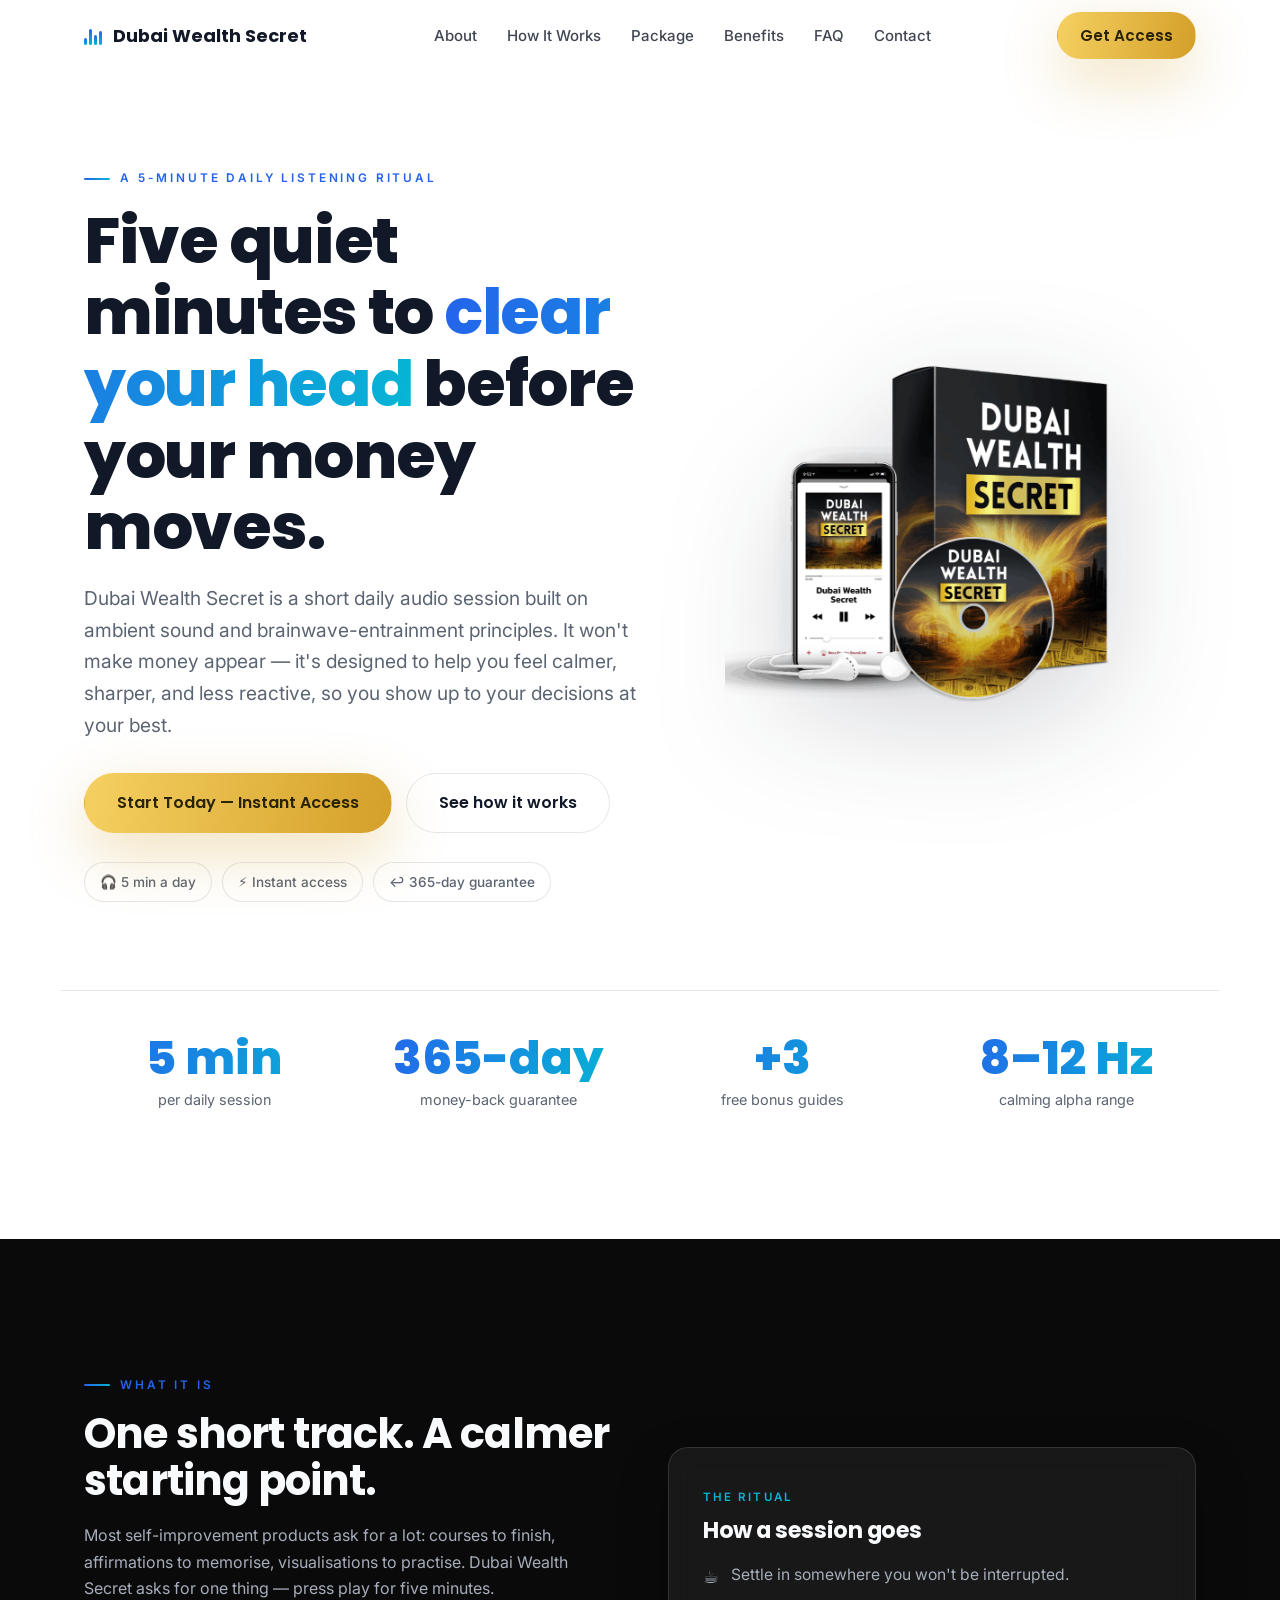
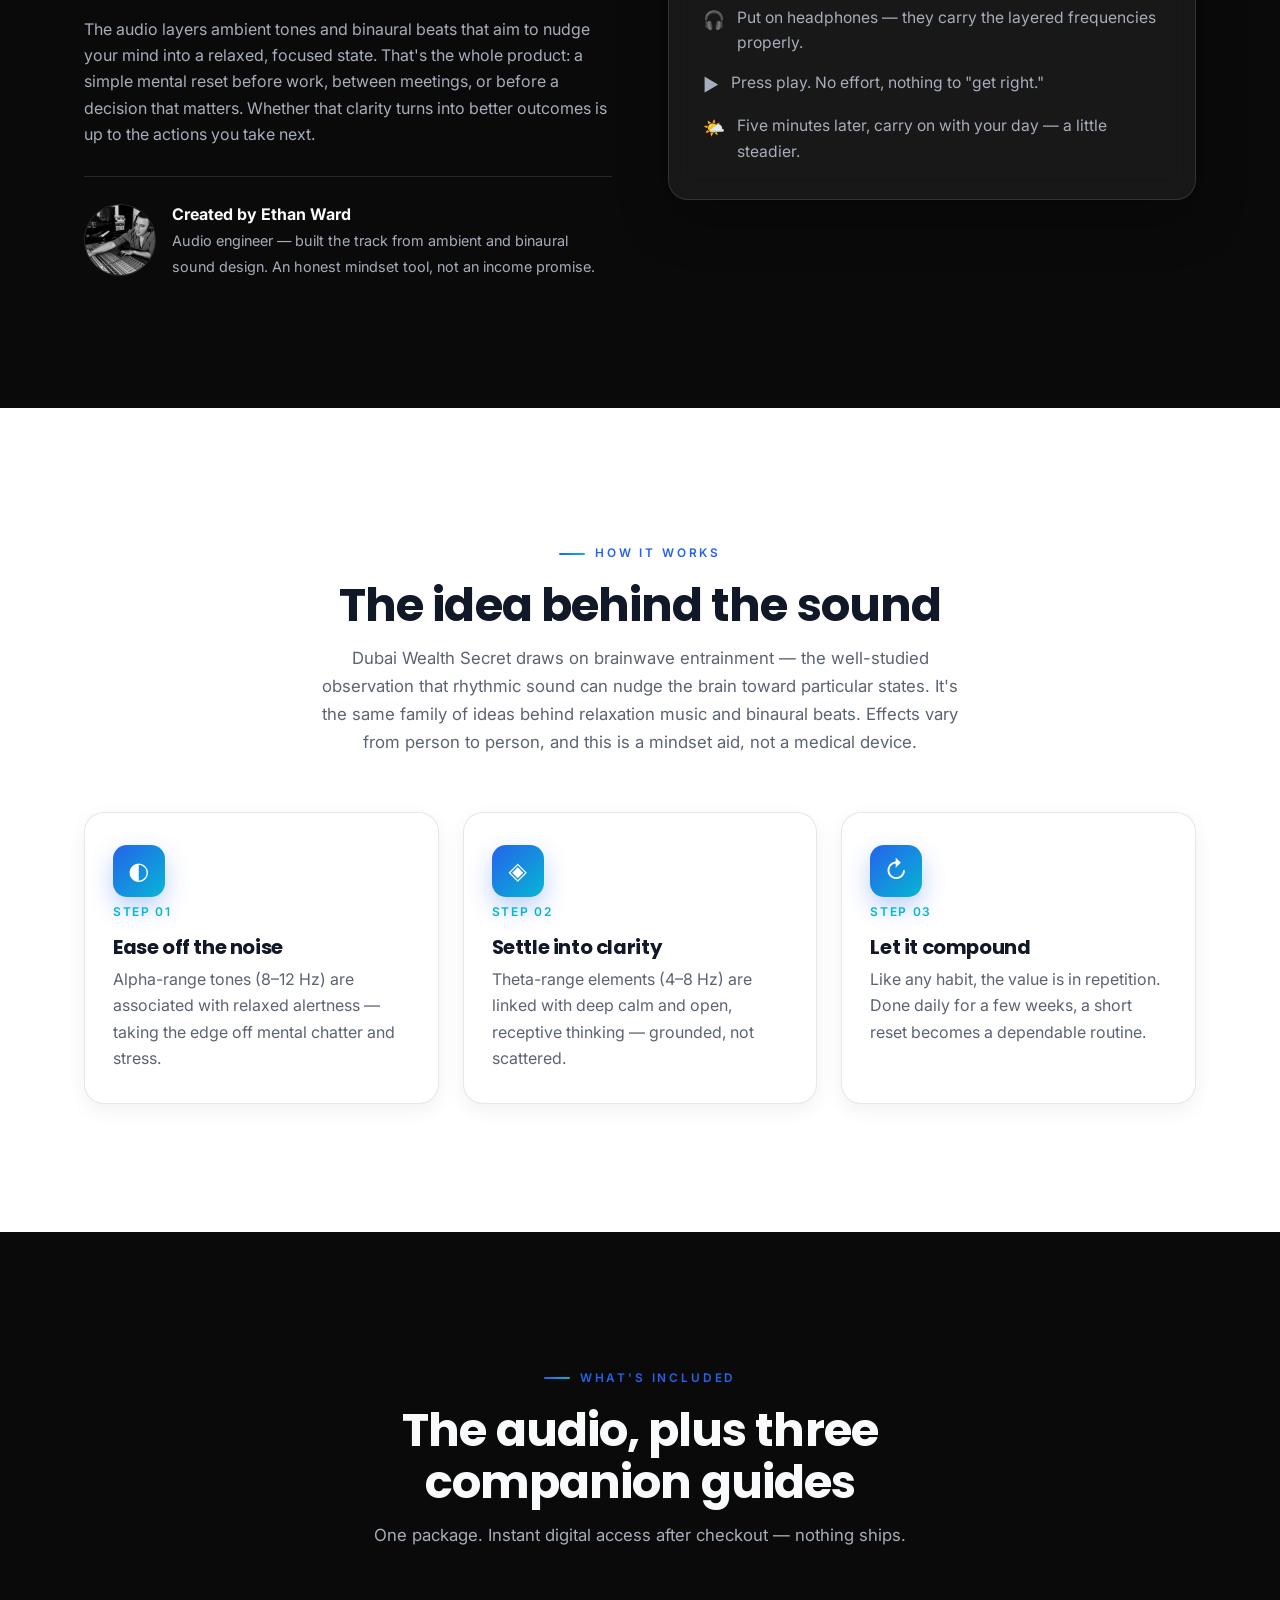
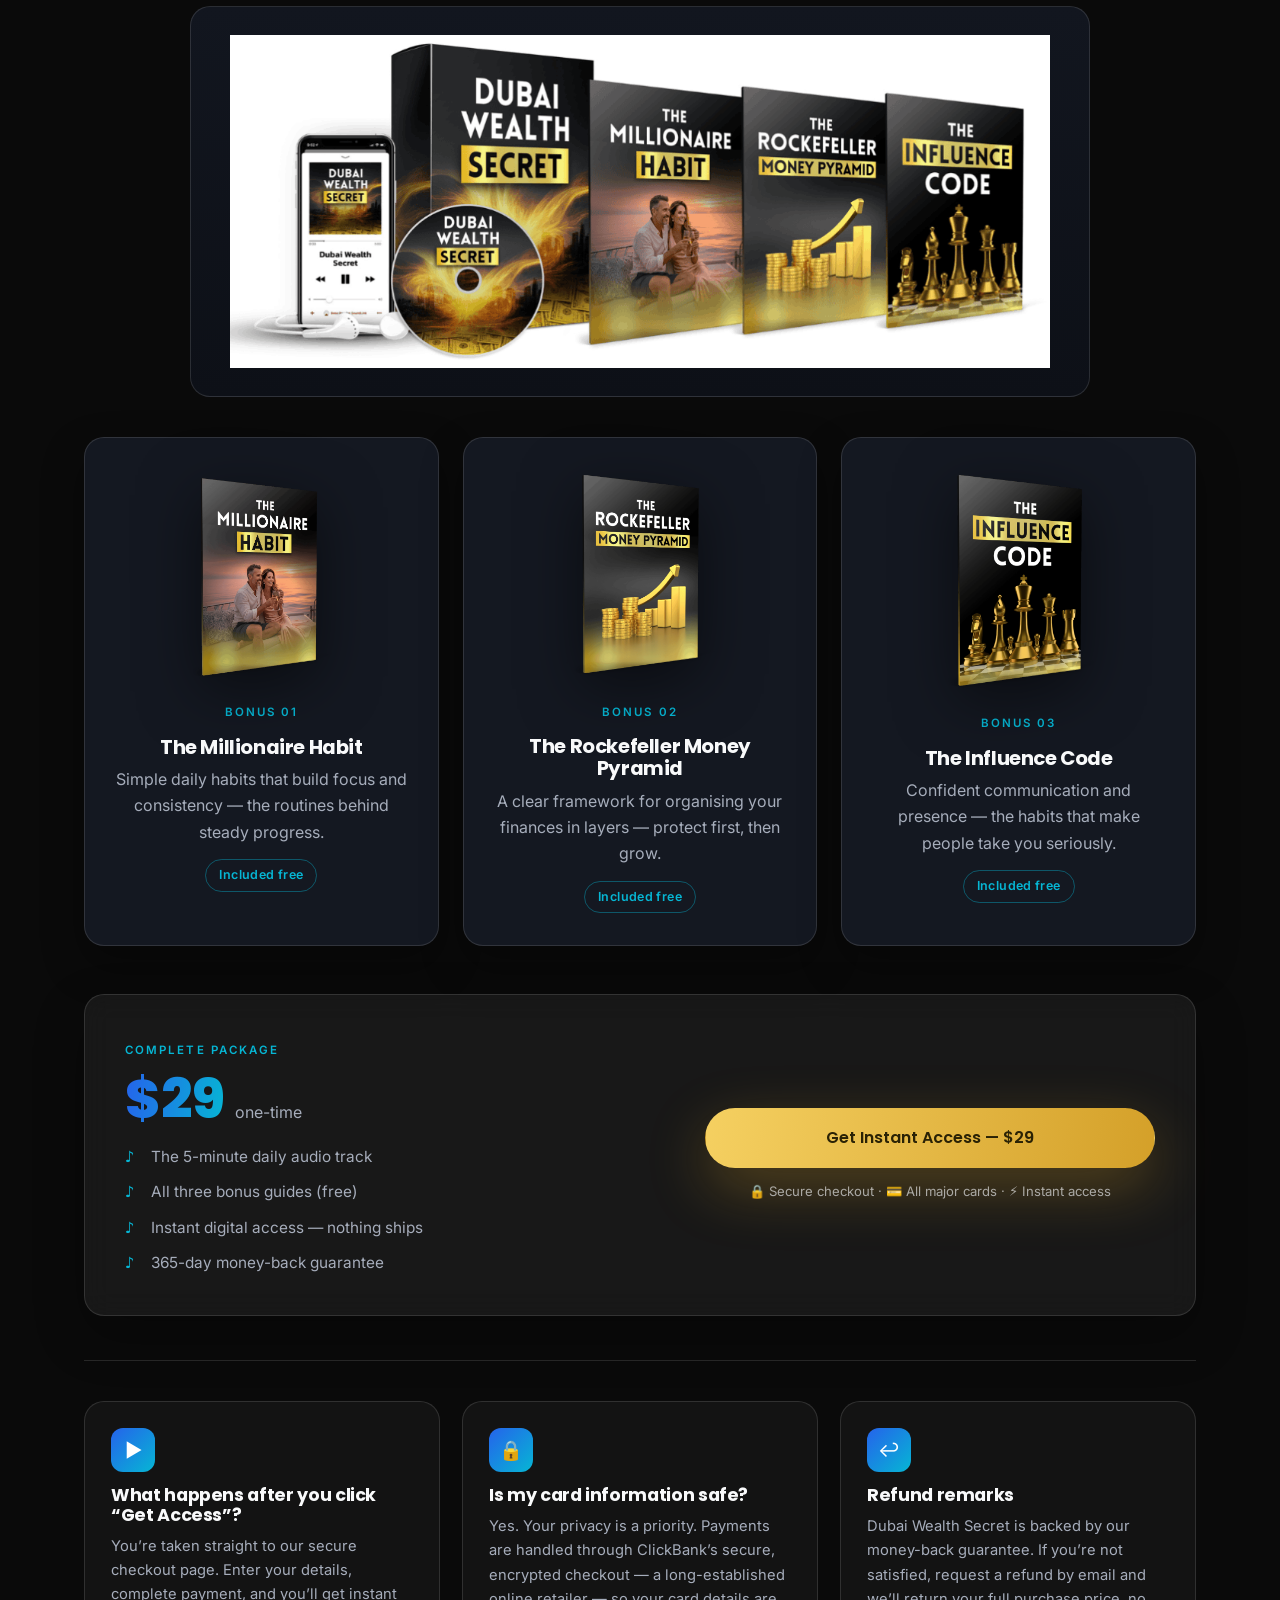
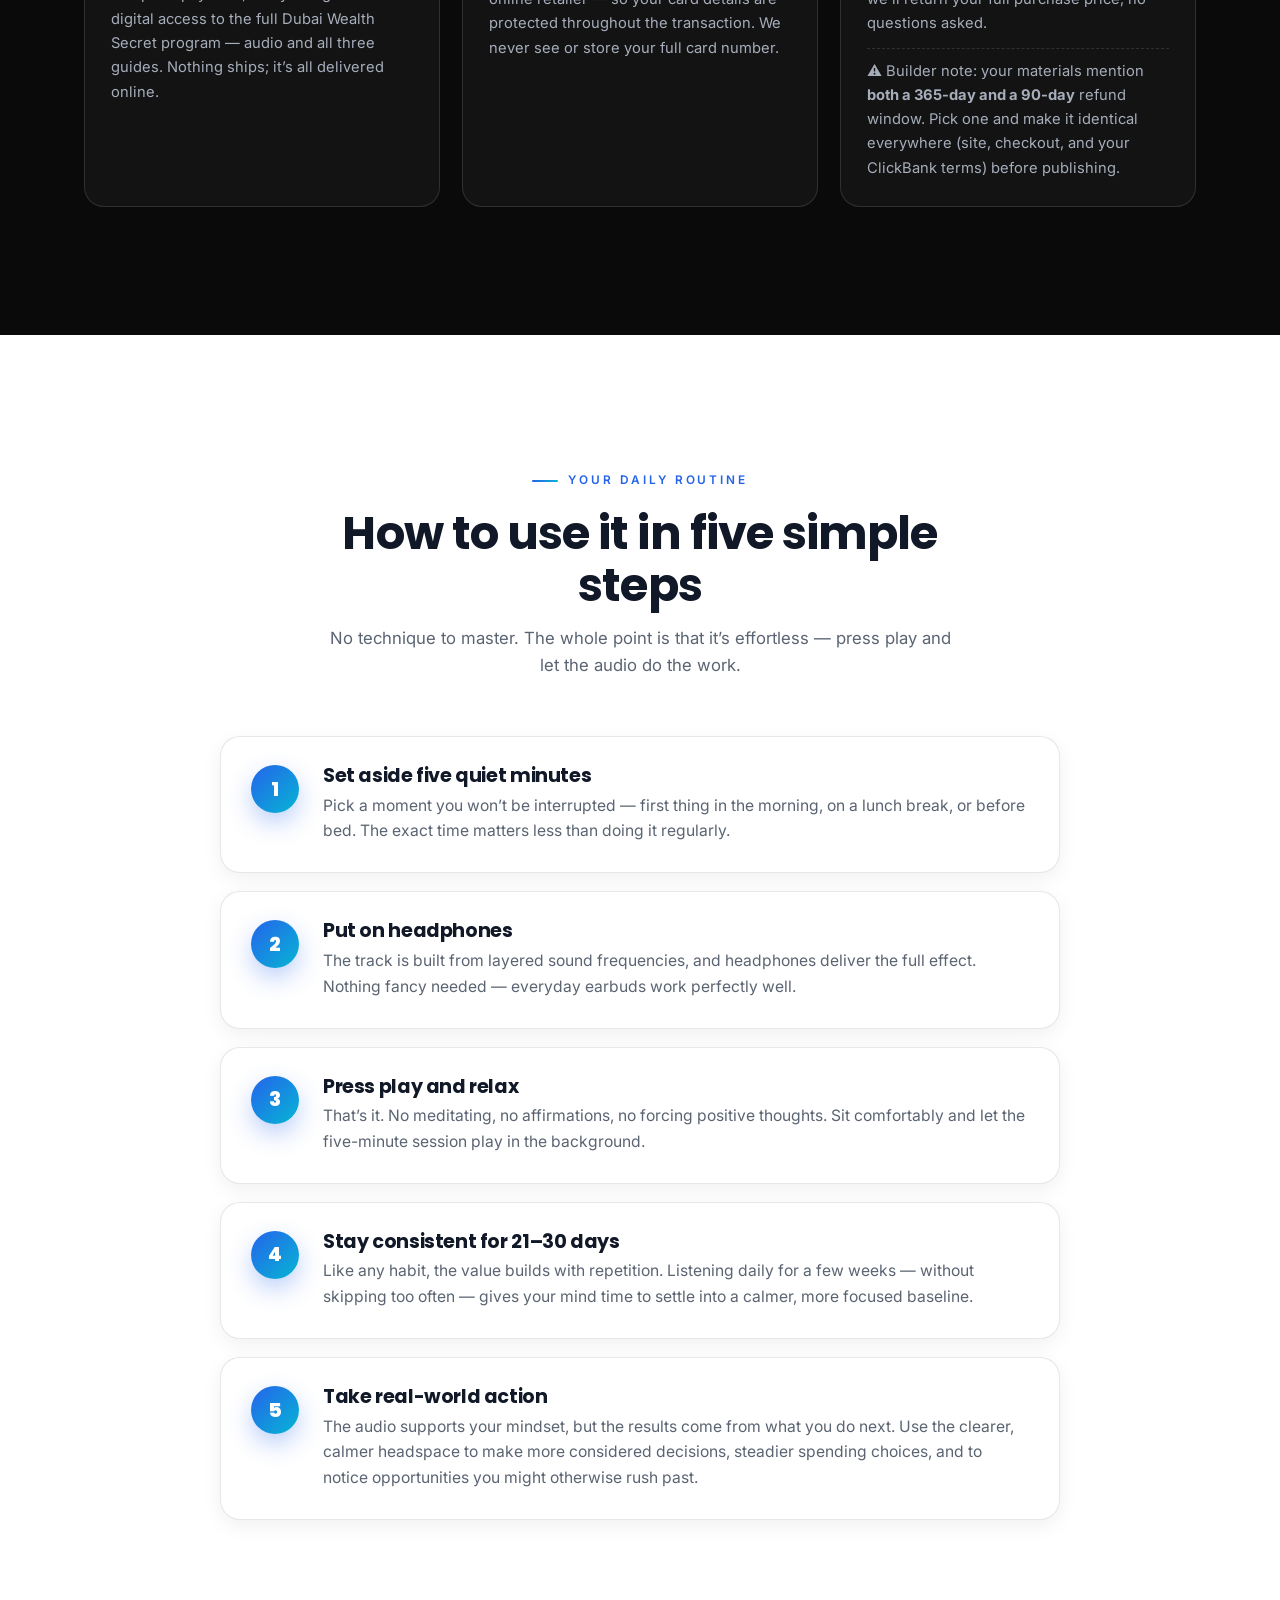
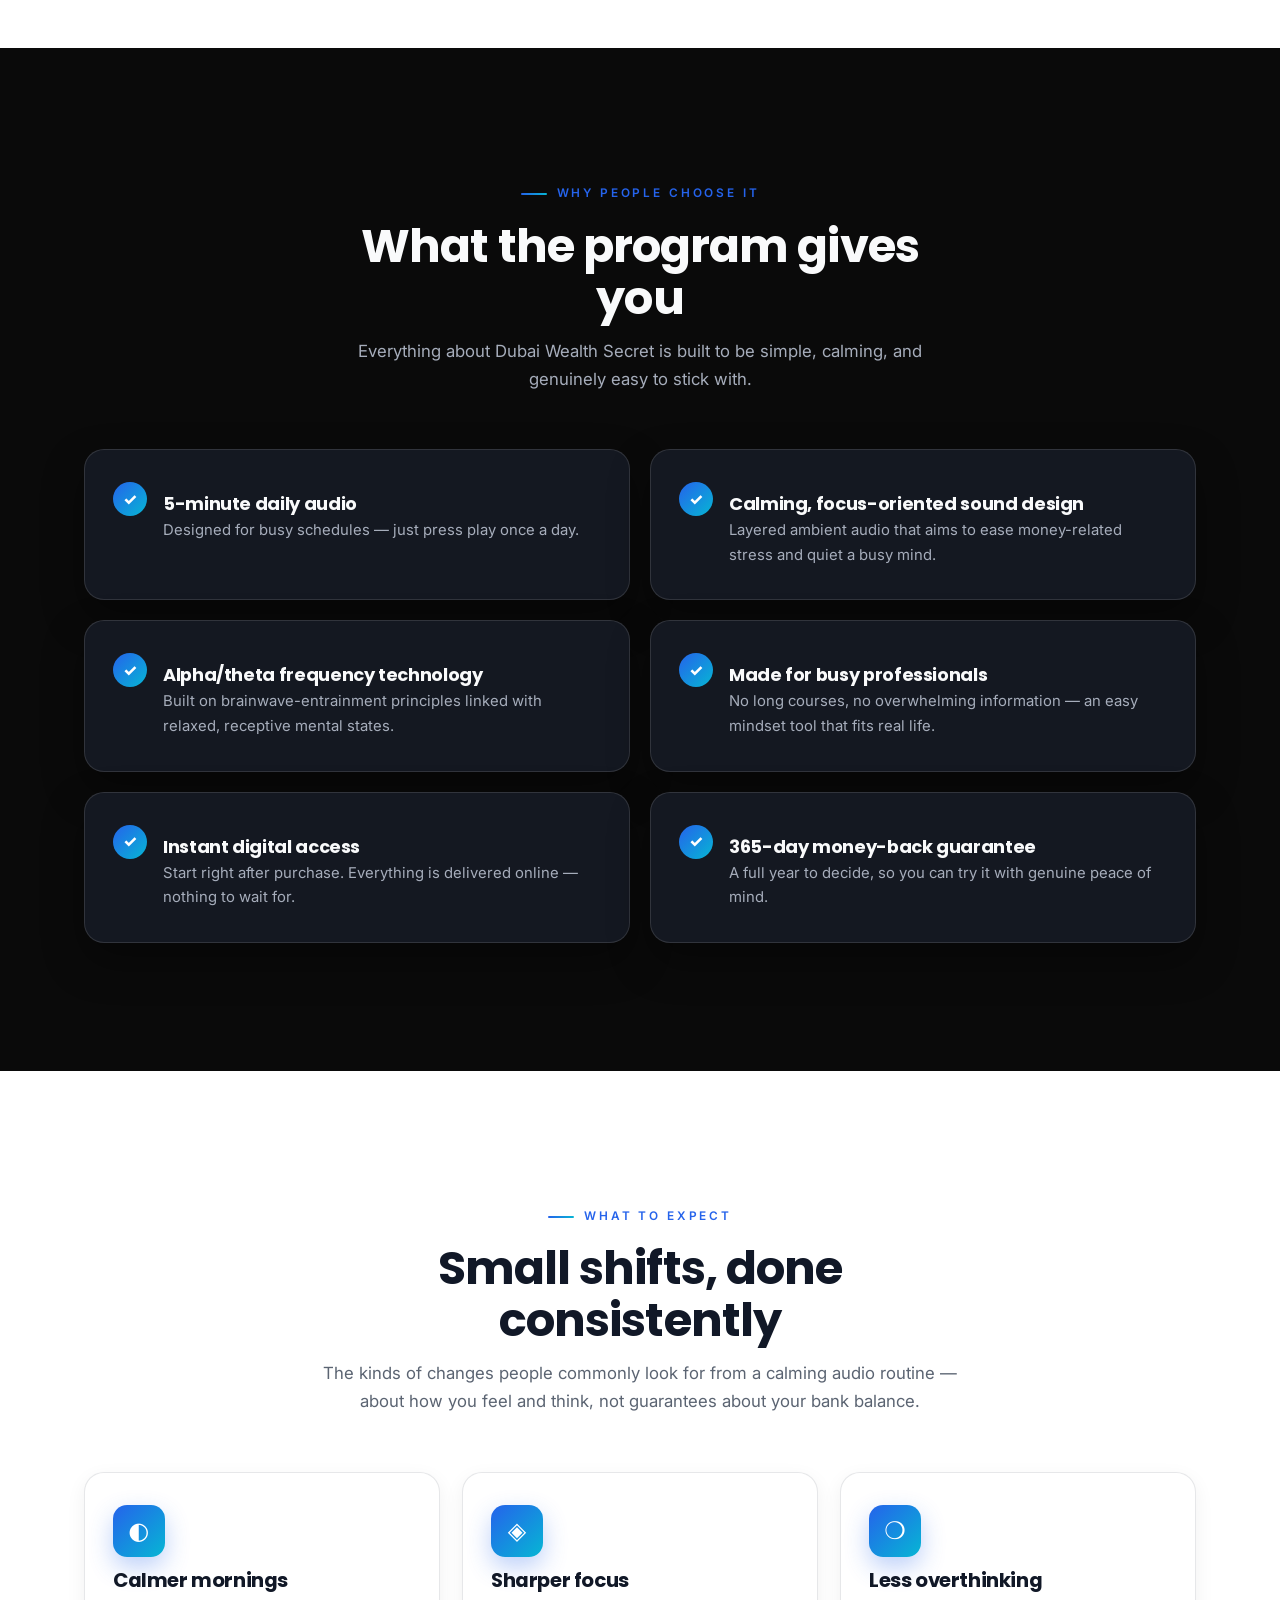
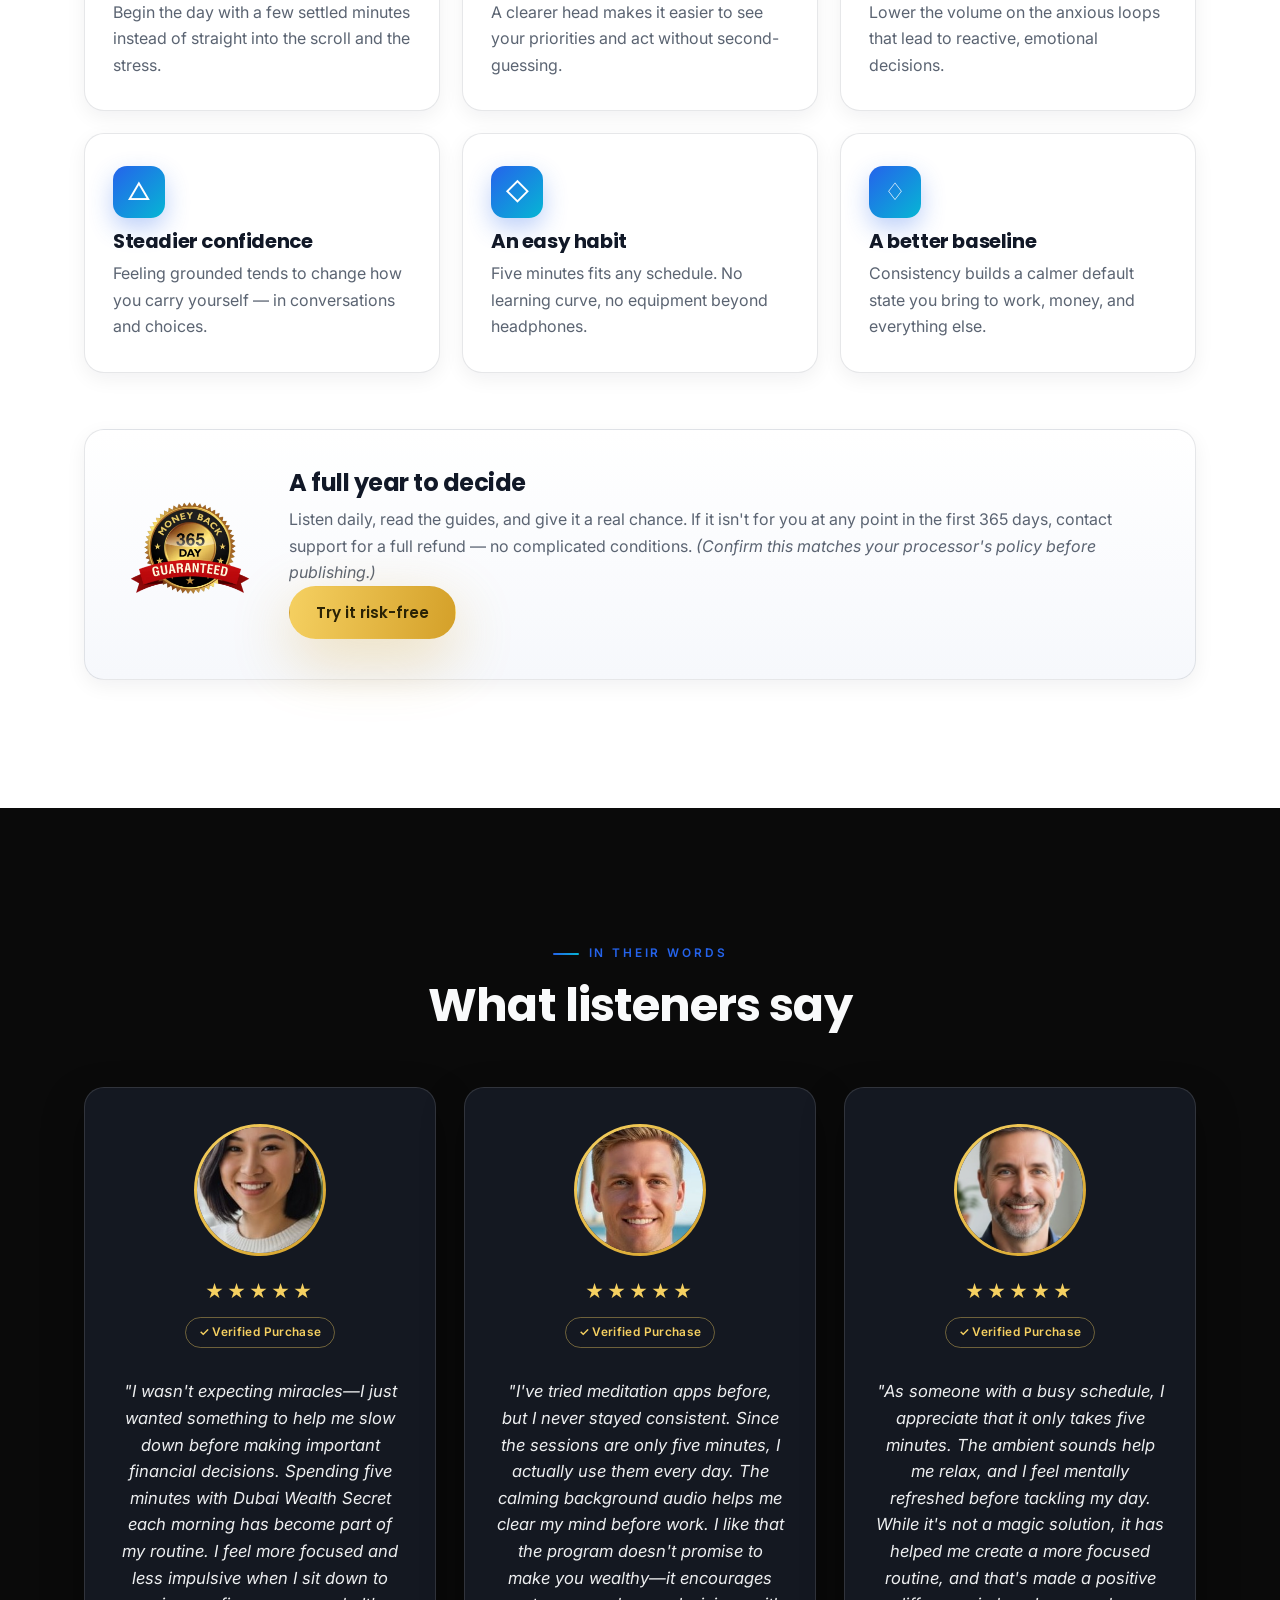
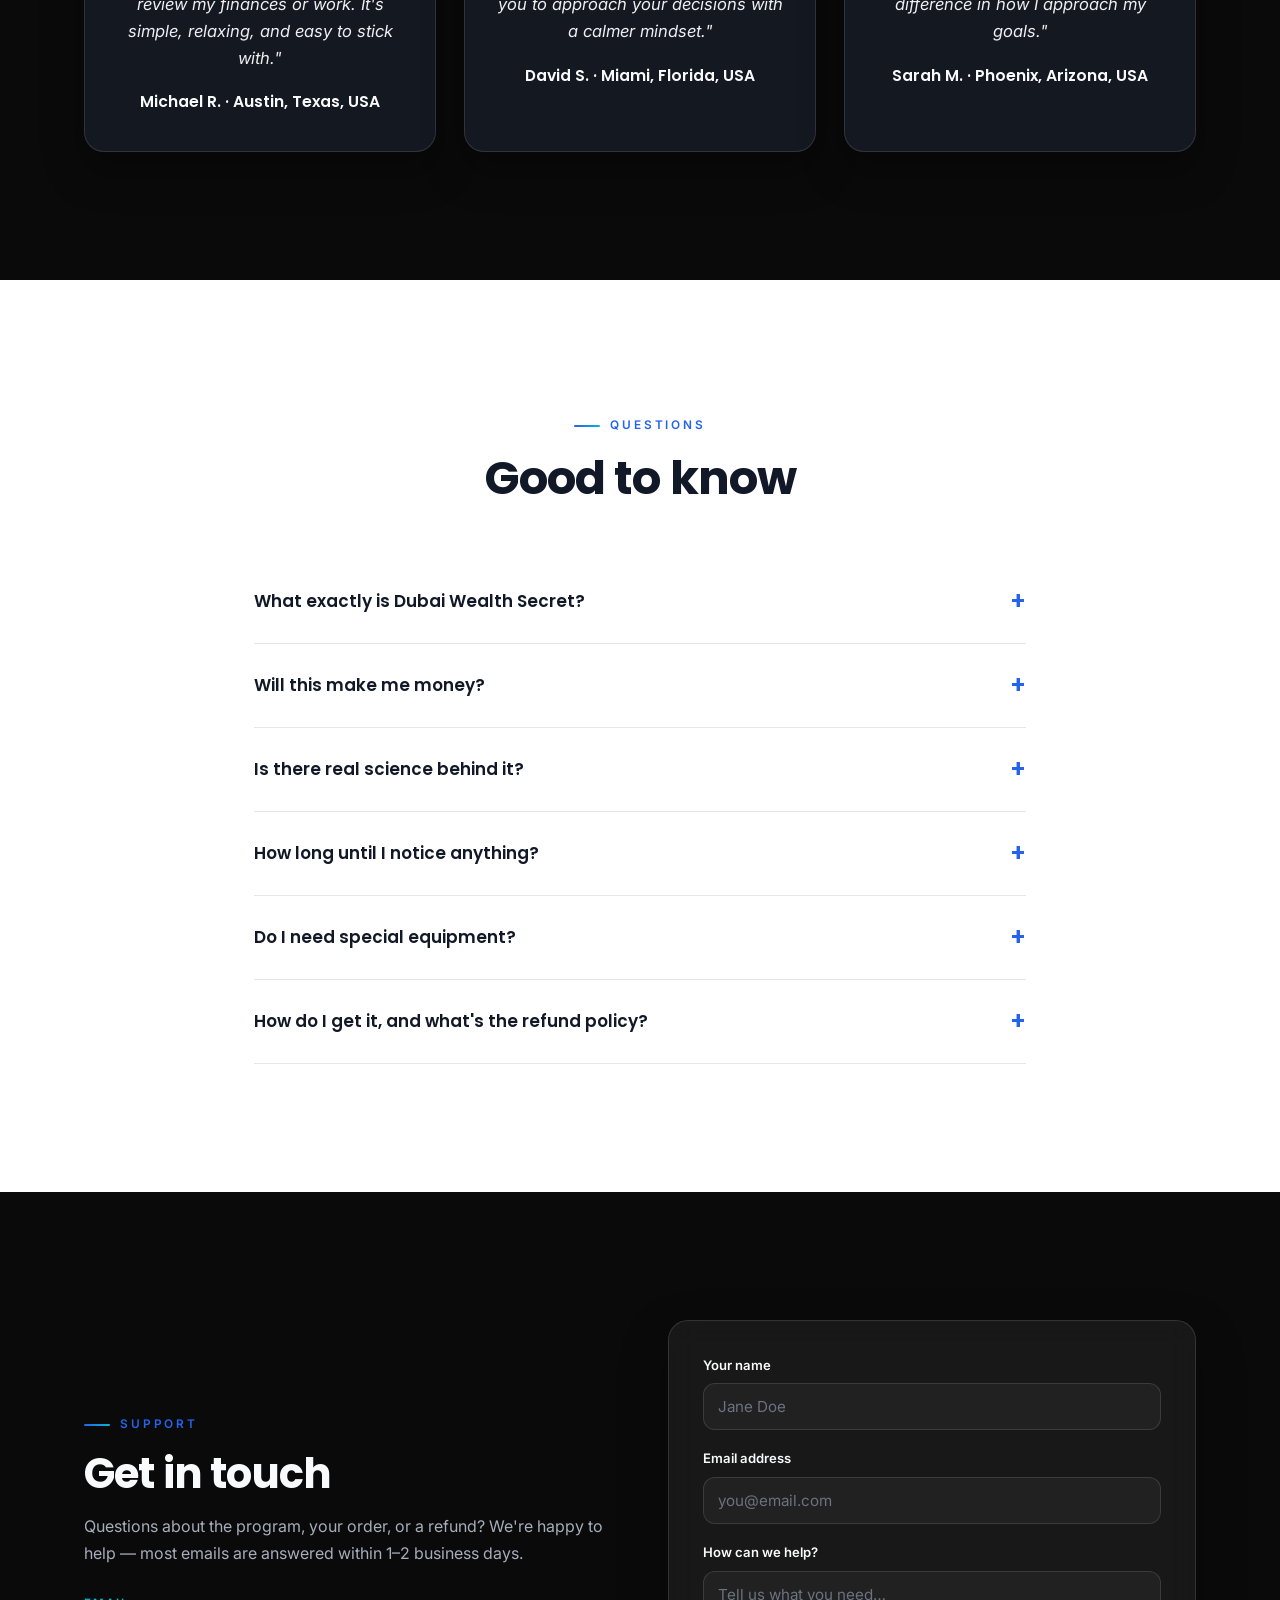
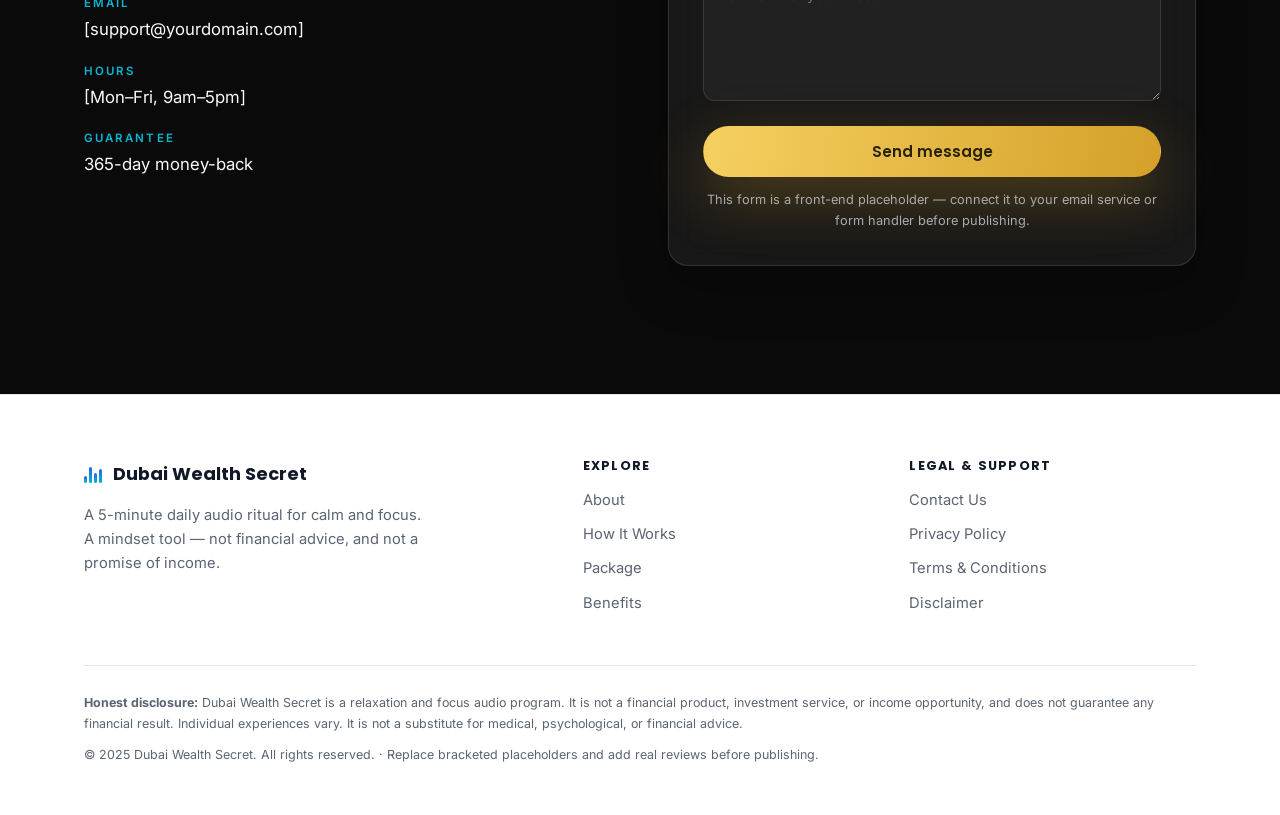
<file: index.html>
﻿<!DOCTYPE html>
<html lang="en">
<head>
  <meta charset="UTF-8" />
  <meta name="viewport" content="width=device-width, initial-scale=1.0" />

  <!-- ===== SEO ===== -->
  <title>Dubai Wealth Secret | A 5-Minute Daily Calm & Focus Audio Ritual</title>
  <meta name="description" content="Dubai Wealth Secret is a 5-minute daily audio ritual for calmer focus, clearer thinking, and a steadier mindset." />
  <meta name="google-site-verification" content="c68FzjYWxs9_mSLAuH-hpiA_YMt9p6E2z-PbYPVcwHY" />
  <meta name="theme-color" content="#0A0A0A" />
  <link rel="canonical" href="www.dubaiwealthseicret.com
" />


  <!-- Open Graph -->
  <meta property="og:type" content="website" />
  <meta property="og:title" content="Dubai Wealth Secret — A 5-Minute Daily Calm & Focus Ritual" />
  <meta property="og:description" content="A short daily audio session for calm and focus. Instant digital access. 365-day guarantee." />
  <meta property="og:image" content="assets/dubai-wealth-secret-official.webp" />

  <!-- Fonts -->
  <link rel="preconnect" href="https://fonts.googleapis.com" />
  <link rel="preconnect" href="https://fonts.gstatic.com" crossorigin />
  <link href="https://fonts.googleapis.com/css2?family=Poppins:wght@400;500;600;700;800&family=Inter:wght@400;500;600&display=swap" rel="stylesheet" />

  <link rel="stylesheet" href="style.css" />
</head>
<body>

  <!-- ============================= NAVBAR ============================= -->
  <header class="navbar" id="navbar">
    <div class="container nav-inner">
      <a href="#hero" class="brand" aria-label="Dubai Wealth Secret home">
        <span class="brand-eq" aria-hidden="true"><i></i><i></i><i></i><i></i></span>
        <span class="brand-name">Dubai Wealth Secret</span>
      </a>

      <nav class="nav-links" aria-label="Primary">
        <a href="#about">About</a>
        <a href="#features">How It Works</a>
        <a href="#products">Package</a>
        <a href="#benefits">Benefits</a>
        <a href="#faq">FAQ</a>
        <a href="#contact">Contact</a>
      </nav>

      <a href="https://5fe774woi8dzdq44z6og-j3n2g.hop.clickbank.net" class="btn btn-primary nav-cta">Get Access</a>

      <button class="nav-toggle" id="navToggle" aria-label="Open menu" aria-expanded="false" aria-controls="mobileMenu">
        <span></span><span></span><span></span>
      </button>
    </div>
  </header>

  <!-- Mobile menu -->
  <div class="mobile-menu" id="mobileMenu" aria-hidden="true">
    <button class="mobile-close" id="mobileClose" aria-label="Close menu">&times;</button>
    <nav aria-label="Mobile">
      <a href="#about">About</a>
      <a href="#features">How It Works</a>
      <a href="#products">Package</a>
      <a href="#benefits">Benefits</a>
      <a href="#faq">FAQ</a>
      <a href="#contact">Contact</a>
      <a href="https://5fe774woi8dzdq44z6og-j3n2g.hop.clickbank.net" class="btn btn-primary">Get Access</a>
    </nav>
  </div>

  <main>
    <!-- ==================== 1. HERO (White) ==================== -->
    <section class="section section-light hero" id="hero">
      <div class="container hero-grid">
        <div class="hero-copy reveal">
          <span class="eyebrow">A 5-minute daily listening ritual</span>
          <h1>Five quiet minutes to <span class="grad">clear your head</span> before your money moves.</h1>
          <p class="lead">Dubai Wealth Secret is a short daily audio session built on ambient sound and brainwave-entrainment principles. It won't make money appear — it's designed to help you feel calmer, sharper, and less reactive, so you show up to your decisions at your best.</p>

          <div class="hero-actions">
            <a href="https://5fe774woi8dzdq44z6og-j3n2g.hop.clickbank.net" class="btn btn-primary btn-lg">Start Today — Instant Access</a>
            <a href="#features" class="btn btn-ghost btn-lg">See how it works</a>
          </div>

          <div class="hero-chips">
            <span class="chip">🎧 5 min a day</span>
            <span class="chip">⚡ Instant access</span>
            <span class="chip">↩️ 365-day guarantee</span>
          </div>
        </div>

        <div class="hero-media reveal" data-delay="120">
          <div class="hero-glow" aria-hidden="true"></div>
          <img src="assets/dubai-wealth-secret-official.webp"
               alt="Dubai Wealth Secret audio program box and mobile player"
               width="440" height="360" loading="eager" />
        </div>
      </div>

      <!-- Animated counters -->
      <div class="container counters reveal">
        <div class="counter-item">
          <div class="counter" data-target="5" data-suffix=" min">0</div>
          <p>per daily session</p>
        </div>
        <div class="counter-item">
          <div class="counter" data-target="365" data-suffix="-day">0</div>
          <p>money-back guarantee</p>
        </div>
        <div class="counter-item">
          <div class="counter" data-target="3" data-prefix="+">0</div>
          <p>free bonus guides</p>
        </div>
        <div class="counter-item">
          <div class="counter" data-target="0" data-static="8–12 Hz">0</div>
          <p>calming alpha range</p>
        </div>
      </div>
    </section>

    <!-- ==================== 2. ABOUT (Black) ==================== -->
    <section class="section section-dark" id="about">
      <div class="container split">
        <div class="reveal">
          <span class="eyebrow">What it is</span>
          <h2>One short track. A calmer starting point.</h2>
          <p>Most self-improvement products ask for a lot: courses to finish, affirmations to memorise, visualisations to practise. Dubai Wealth Secret asks for one thing — press play for five minutes.</p>
          <p>The audio layers ambient tones and binaural beats that aim to nudge your mind into a relaxed, focused state. That's the whole product: a simple mental reset before work, between meetings, or before a decision that matters. Whether that clarity turns into better outcomes is up to the actions you take next.</p>

          <div class="about-founder">
            <img src="assets/dubai-wealth-secret-ethan-ward-400x400.webp" alt="Ethan Ward, audio engineer" width="72" height="72" loading="lazy" />
            <div>
              <strong>Created by Ethan Ward</strong>
              <span>Audio engineer — built the track from ambient and binaural sound design. An honest mindset tool, not an income promise.</span>
            </div>
          </div>
        </div>

        <div class="glass-card reveal" data-delay="120">
          <span class="mono-label">THE RITUAL</span>
          <h3>How a session goes</h3>
          <ul class="ritual-list">
            <li><span>☕</span> Settle in somewhere you won't be interrupted.</li>
            <li><span>🎧</span> Put on headphones — they carry the layered frequencies properly.</li>
            <li><span>▶️</span> Press play. No effort, nothing to "get right."</li>
            <li><span>🌤️</span> Five minutes later, carry on with your day — a little steadier.</li>
          </ul>
        </div>
      </div>
    </section>

    <!-- ==================== 3. FEATURES / HOW IT WORKS (White) ==================== -->
    <section class="section section-light" id="features">
      <div class="container">
        <div class="section-head reveal">
          <span class="eyebrow">How it works</span>
          <h2>The idea behind the sound</h2>
          <p>Dubai Wealth Secret draws on brainwave entrainment — the well-studied observation that rhythmic sound can nudge the brain toward particular states. It's the same family of ideas behind relaxation music and binaural beats. Effects vary from person to person, and this is a mindset aid, not a medical device.</p>
        </div>

        <div class="cards-3">
          <article class="card reveal">
            <div class="card-icon">◐</div>
            <span class="step-no">Step 01</span>
            <h3>Ease off the noise</h3>
            <p>Alpha-range tones (8–12 Hz) are associated with relaxed alertness — taking the edge off mental chatter and stress.</p>
          </article>
          <article class="card reveal" data-delay="100">
            <div class="card-icon">◈</div>
            <span class="step-no">Step 02</span>
            <h3>Settle into clarity</h3>
            <p>Theta-range elements (4–8 Hz) are linked with deep calm and open, receptive thinking — grounded, not scattered.</p>
          </article>
          <article class="card reveal" data-delay="200">
            <div class="card-icon">↻</div>
            <span class="step-no">Step 03</span>
            <h3>Let it compound</h3>
            <p>Like any habit, the value is in repetition. Done daily for a few weeks, a short reset becomes a dependable routine.</p>
          </article>
        </div>
      </div>
    </section>

    <!-- ==================== 4. PRODUCTS (Black) ==================== -->
    <section class="section section-dark" id="products">
      <div class="container">
        <div class="section-head reveal">
          <span class="eyebrow">What's included</span>
          <h2>The audio, plus three companion guides</h2>
          <p>One package. Instant digital access after checkout — nothing ships.</p>
        </div>

        <div class="bundle reveal">
          <img src="assets/dubai-wealth-secret-bundle-1076x437.webp" alt="Dubai Wealth Secret complete bundle: audio program plus three bonus guides" width="820" height="333" loading="lazy" />
        </div>

        <div class="cards-3 products-3">
          <article class="card card-dark reveal">
            <img class="product-cover" src="assets/dubai-wealth-secret-bonus-1-571x798.webp" alt="The Millionaire Habit guide cover" width="150" height="210" loading="lazy" />
            <span class="mono-label">Bonus 01</span>
            <h3>The Millionaire Habit</h3>
            <p>Simple daily habits that build focus and consistency — the routines behind steady progress.</p>
            <span class="free-badge">Included free</span>
          </article>
          <article class="card card-dark reveal" data-delay="100">
            <img class="product-cover" src="assets/dubai-wealth-secret-bonus-2-568x791.webp" alt="The Rockefeller Money Pyramid guide cover" width="150" height="210" loading="lazy" />
            <span class="mono-label">Bonus 02</span>
            <h3>The Rockefeller Money Pyramid</h3>
            <p>A clear framework for organising your finances in layers — protect first, then grow.</p>
            <span class="free-badge">Included free</span>
          </article>
          <article class="card card-dark reveal" data-delay="200">
            <img class="product-cover" src="assets/dubai-wealth-secret-bonus-3-536x788.webp" alt="The Influence Code guide cover" width="150" height="210" loading="lazy" />
            <span class="mono-label">Bonus 03</span>
            <h3>The Influence Code</h3>
            <p>Confident communication and presence — the habits that make people take you seriously.</p>
            <span class="free-badge">Included free</span>
          </article>
        </div>

        <!-- Price -->
        <div class="price-card glass-card reveal">
          <div class="price-left">
            <span class="mono-label">Complete package</span>
            <div class="price"><span class="amount">$29</span><span class="once">one-time</span></div>
            <ul class="price-list">
              <li>The 5-minute daily audio track</li>
              <li>All three bonus guides (free)</li>
              <li>Instant digital access — nothing ships</li>
              <li>365-day money-back guarantee</li>
            </ul>
          </div>
          <div class="price-right">
            <a href="https://5fe774woi8dzdq44z6og-j3n2g.hop.clickbank.net" class="btn btn-primary btn-lg btn-block">Get Instant Access — $29</a>
            <p class="price-note">🔒 Secure checkout · 💳 All major cards · ⚡ Instant access</p>
          </div>
        </div>

        <!-- Checkout reassurance -->
        <div class="reassure reveal">
          <div class="reassure-item">
            <div class="reassure-ic">▶</div>
            <h3>What happens after you click “Get Access”?</h3>
            <p>You’re taken straight to our secure checkout page. Enter your details, complete payment, and you’ll get instant digital access to the full Dubai Wealth Secret program — audio and all three guides. Nothing ships; it’s all delivered online.</p>
          </div>
          <div class="reassure-item">
            <div class="reassure-ic">🔒</div>
            <h3>Is my card information safe?</h3>
            <p>Yes. Your privacy is a priority. Payments are handled through ClickBank’s secure, encrypted checkout — a long-established online retailer — so your card details are protected throughout the transaction. We never see or store your full card number.</p>
          </div>
          <div class="reassure-item">
            <div class="reassure-ic">↩</div>
            <h3>Refund remarks</h3>
            <p>Dubai Wealth Secret is backed by our money-back guarantee. If you’re not satisfied, request a refund by email and we’ll return your full purchase price, no questions asked.</p>
            <p class="reassure-note">⚠ Builder note: your materials mention <strong>both a 365-day and a 90-day</strong> refund window. Pick one and make it identical everywhere (site, checkout, and your ClickBank terms) before publishing.</p>
          </div>
        </div>
      </div>
    </section>

    <!-- ==================== 5. HOW TO USE (White) ==================== -->
    <section class="section section-light" id="how-to-use">
      <div class="container">
        <div class="section-head reveal">
          <span class="eyebrow">Your daily routine</span>
          <h2>How to use it in five simple steps</h2>
          <p>No technique to master. The whole point is that it’s effortless — press play and let the audio do the work.</p>
        </div>

        <div class="steps-flow">
          <article class="step-row reveal">
            <div class="step-badge">1</div>
            <div>
              <h3>Set aside five quiet minutes</h3>
              <p>Pick a moment you won’t be interrupted — first thing in the morning, on a lunch break, or before bed. The exact time matters less than doing it regularly.</p>
            </div>
          </article>
          <article class="step-row reveal" data-delay="80">
            <div class="step-badge">2</div>
            <div>
              <h3>Put on headphones</h3>
              <p>The track is built from layered sound frequencies, and headphones deliver the full effect. Nothing fancy needed — everyday earbuds work perfectly well.</p>
            </div>
          </article>
          <article class="step-row reveal" data-delay="160">
            <div class="step-badge">3</div>
            <div>
              <h3>Press play and relax</h3>
              <p>That’s it. No meditating, no affirmations, no forcing positive thoughts. Sit comfortably and let the five-minute session play in the background.</p>
            </div>
          </article>
          <article class="step-row reveal" data-delay="240">
            <div class="step-badge">4</div>
            <div>
              <h3>Stay consistent for 21–30 days</h3>
              <p>Like any habit, the value builds with repetition. Listening daily for a few weeks — without skipping too often — gives your mind time to settle into a calmer, more focused baseline.</p>
            </div>
          </article>
          <article class="step-row reveal" data-delay="320">
            <div class="step-badge">5</div>
            <div>
              <h3>Take real-world action</h3>
              <p>The audio supports your mindset, but the results come from what you do next. Use the clearer, calmer headspace to make more considered decisions, steadier spending choices, and to notice opportunities you might otherwise rush past.</p>
            </div>
          </article>
        </div>
      </div>
    </section>

    <!-- ==================== 6. PROGRAM BENEFITS (Black) ==================== -->
    <section class="section section-dark" id="program">
      <div class="container">
        <div class="section-head reveal">
          <span class="eyebrow">Why people choose it</span>
          <h2>What the program gives you</h2>
          <p>Everything about Dubai Wealth Secret is built to be simple, calming, and genuinely easy to stick with.</p>
        </div>

        <div class="checklist">
          <div class="check-item card card-dark reveal">
            <span class="check">✓</span>
            <div><h3>5-minute daily audio</h3><p>Designed for busy schedules — just press play once a day.</p></div>
          </div>
          <div class="check-item card card-dark reveal" data-delay="60">
            <span class="check">✓</span>
            <div><h3>Calming, focus-oriented sound design</h3><p>Layered ambient audio that aims to ease money-related stress and quiet a busy mind.</p></div>
          </div>
          <div class="check-item card card-dark reveal" data-delay="120">
            <span class="check">✓</span>
            <div><h3>Alpha/theta frequency technology</h3><p>Built on brainwave-entrainment principles linked with relaxed, receptive mental states.</p></div>
          </div>
          <div class="check-item card card-dark reveal" data-delay="180">
            <span class="check">✓</span>
            <div><h3>Made for busy professionals</h3><p>No long courses, no overwhelming information — an easy mindset tool that fits real life.</p></div>
          </div>
          <div class="check-item card card-dark reveal" data-delay="240">
            <span class="check">✓</span>
            <div><h3>Instant digital access</h3><p>Start right after purchase. Everything is delivered online — nothing to wait for.</p></div>
          </div>
          <div class="check-item card card-dark reveal" data-delay="300">
            <span class="check">✓</span>
            <div><h3>365-day money-back guarantee</h3><p>A full year to decide, so you can try it with genuine peace of mind.</p></div>
          </div>
        </div>
      </div>
    </section>

    <!-- ==================== 7. BENEFITS (White) ==================== -->
    <section class="section section-light" id="benefits">
      <div class="container">
        <div class="section-head reveal">
          <span class="eyebrow">What to expect</span>
          <h2>Small shifts, done consistently</h2>
          <p>The kinds of changes people commonly look for from a calming audio routine — about how you feel and think, not guarantees about your bank balance.</p>
        </div>

        <div class="cards-grid">
          <article class="card reveal"><div class="card-icon">◐</div><h3>Calmer mornings</h3><p>Begin the day with a few settled minutes instead of straight into the scroll and the stress.</p></article>
          <article class="card reveal" data-delay="80"><div class="card-icon">◈</div><h3>Sharper focus</h3><p>A clearer head makes it easier to see your priorities and act without second-guessing.</p></article>
          <article class="card reveal" data-delay="160"><div class="card-icon">❍</div><h3>Less overthinking</h3><p>Lower the volume on the anxious loops that lead to reactive, emotional decisions.</p></article>
          <article class="card reveal"><div class="card-icon">△</div><h3>Steadier confidence</h3><p>Feeling grounded tends to change how you carry yourself — in conversations and choices.</p></article>
          <article class="card reveal" data-delay="80"><div class="card-icon">◇</div><h3>An easy habit</h3><p>Five minutes fits any schedule. No learning curve, no equipment beyond headphones.</p></article>
          <article class="card reveal" data-delay="160"><div class="card-icon">♢</div><h3>A better baseline</h3><p>Consistency builds a calmer default state you bring to work, money, and everything else.</p></article>
        </div>

        <!-- Guarantee -->
        <div class="guarantee reveal">
          <img src="assets/dubaiwealthsecret-guarantee.webp" alt="365-day money-back guarantee seal" width="130" height="130" loading="lazy" />
          <div>
            <h3>A full year to decide</h3>
            <p>Listen daily, read the guides, and give it a real chance. If it isn't for you at any point in the first 365 days, contact support for a full refund — no complicated conditions. <em>(Confirm this matches your processor's policy before publishing.)</em></p>
            <a href="https://5fe774woi8dzdq44z6og-j3n2g.hop.clickbank.net" class="btn btn-primary">Try it risk-free</a>
          </div>
        </div>
      </div>
    </section>

    <!-- ==================== 6. TESTIMONIALS (Black) ==================== -->
    <section class="section section-dark" id="testimonials">
      <div class="container">
        <div class="section-head reveal">
          <span class="eyebrow">In their words</span>
          <h2>What listeners say</h2>
        </div>

        <div class="reviews-3">
          <!-- REVIEW 1 — fictional sample testimonial -->
          <article class="review-card reveal">
            <div class="review-photo">
              <img src="assets/dubai-wealth-secrets-review1-506x506.webp" alt="Photo of happy customer" width="120" height="120" loading="lazy" />
            </div>
            <div class="stars" aria-label="5 out of 5 stars">★★★★★</div>
            <span class="verified">✓ Verified Purchase</span>
            <p class="quote">"I wasn't expecting miracles—I just wanted something to help me slow down before making important financial decisions. Spending five minutes with Dubai Wealth Secret each morning has become part of my routine. I feel more focused and less impulsive when I sit down to review my finances or work. It's simple, relaxing, and easy to stick with."</p>
            <div class="who">Michael R. · Austin, Texas, USA</div>
          </article>

          <!-- REVIEW 2 -->
          <article class="review-card reveal" data-delay="120">
            <div class="review-photo">
              <img src="assets/dubai-wealth-secrets-review2-506x506.webp" alt="Photo of satisfied customer" width="120" height="120" loading="lazy" />
            </div>
            <div class="stars" aria-label="5 out of 5 stars">★★★★★</div>
            <span class="verified">✓ Verified Purchase</span>
            <p class="quote">"I've tried meditation apps before, but I never stayed consistent. Since the sessions are only five minutes, I actually use them every day. The calming background audio helps me clear my mind before work. I like that the program doesn't promise to make you wealthy—it encourages you to approach your decisions with a calmer mindset."</p>
            <div class="who">David S. · Miami, Florida, USA</div>
          </article>

          <!-- REVIEW 3 -->
          <article class="review-card reveal" data-delay="240">
            <div class="review-photo">
              <img src="assets/dubai-wealth-secrets-review3-506x506.webp" alt="Photo of happy customer" width="120" height="120" loading="lazy" />
            </div>
            <div class="stars" aria-label="5 out of 5 stars">★★★★★</div>
            <span class="verified">✓ Verified Purchase</span>
            <p class="quote">"As someone with a busy schedule, I appreciate that it only takes five minutes. The ambient sounds help me relax, and I feel mentally refreshed before tackling my day. While it's not a magic solution, it has helped me create a more focused routine, and that's made a positive difference in how I approach my goals."</p>
            <div class="who">Sarah M. · Phoenix, Arizona, USA</div>
          </article>
        </div>

      </div>
    </section>

    <!-- ==================== 7. FAQ (White) ==================== -->
    <section class="section section-light" id="faq">
      <div class="container narrow">
        <div class="section-head reveal">
          <span class="eyebrow">Questions</span>
          <h2>Good to know</h2>
        </div>

        <div class="faq-list">
          <div class="faq-item reveal">
            <button class="faq-q" aria-expanded="false">What exactly is Dubai Wealth Secret?<span class="faq-plus" aria-hidden="true">+</span></button>
            <div class="faq-a"><p>It's a 5-minute daily audio track built on ambient sound and brainwave-entrainment principles, plus three companion guides. A relaxation-and-focus tool designed to help you feel calmer and clearer — not an investment system or a way to generate money on its own.</p></div>
          </div>
          <div class="faq-item reveal">
            <button class="faq-q" aria-expanded="false">Will this make me money?<span class="faq-plus" aria-hidden="true">+</span></button>
            <div class="faq-a"><p>No — and we won't pretend otherwise. The audio is about mindset: reducing stress and sharpening focus. Any financial outcome depends entirely on the real-world actions and decisions you make.</p></div>
          </div>
          <div class="faq-item reveal">
            <button class="faq-q" aria-expanded="false">Is there real science behind it?<span class="faq-plus" aria-hidden="true">+</span></button>
            <div class="faq-a"><p>Brainwave entrainment and the effect of sound on relaxation and focus are genuinely studied areas, and many people find ambient audio and binaural beats calming. Results vary between individuals, and this isn't a medical treatment or a substitute for professional care.</p></div>
          </div>
          <div class="faq-item reveal">
            <button class="faq-q" aria-expanded="false">How long until I notice anything?<span class="faq-plus" aria-hidden="true">+</span></button>
            <div class="faq-a"><p>Many people feel more relaxed during the first session. For it to become a habit that shifts your baseline, we suggest listening daily for at least 21–30 days.</p></div>
          </div>
          <div class="faq-item reveal">
            <button class="faq-q" aria-expanded="false">Do I need special equipment?<span class="faq-plus" aria-hidden="true">+</span></button>
            <div class="faq-a"><p>Just headphones or earbuds — regular ones are fine. The audio plays on any phone, tablet, or computer. No meditation experience required.</p></div>
          </div>
          <div class="faq-item reveal">
            <button class="faq-q" aria-expanded="false">How do I get it, and what's the refund policy?<span class="faq-plus" aria-hidden="true">+</span></button>
            <div class="faq-a"><p>Access is digital and instant after checkout — nothing ships. Every purchase is covered by a 365-day money-back guarantee; if it isn't right for you, contact support for a full refund. (Confirm exact terms match your processor.)</p></div>
          </div>
        </div>
      </div>
    </section>

    <!-- ==================== 8. CONTACT (Black) ==================== -->
    <section class="section section-dark" id="contact">
      <div class="container contact-grid">
        <div class="reveal">
          <span class="eyebrow">Support</span>
          <h2>Get in touch</h2>
          <p>Questions about the program, your order, or a refund? We're happy to help — most emails are answered within 1–2 business days.</p>

          <div class="contact-info">
            <div><span class="mono-label">Email</span><a href="mailto:[support@yourdomain.com]">[support@yourdomain.com]</a></div>
            <div><span class="mono-label">Hours</span><span>[Mon–Fri, 9am–5pm]</span></div>
            <div><span class="mono-label">Guarantee</span><span>365-day money-back</span></div>
          </div>
        </div>

        <form class="glass-card contact-form reveal" data-delay="120" novalidate>
          <div class="field">
            <label for="name">Your name</label>
            <input id="name" name="name" type="text" placeholder="Jane Doe" autocomplete="name" />
          </div>
          <div class="field">
            <label for="email">Email address</label>
            <input id="email" name="email" type="email" placeholder="you@email.com" autocomplete="email" />
          </div>
          <div class="field">
            <label for="message">How can we help?</label>
            <textarea id="message" name="message" placeholder="Tell us what you need…"></textarea>
          </div>
          <button type="submit" class="btn btn-primary btn-block">Send message</button>
          <p class="form-note">This form is a front-end placeholder — connect it to your email service or form handler before publishing.</p>
        </form>
      </div>
    </section>
  </main>

  <!-- ==================== 9. FOOTER (White) ==================== -->
  <footer class="section-light footer">
    <div class="container">
      <div class="footer-top">
        <div class="footer-brand">
          <a href="#hero" class="brand">
            <span class="brand-eq" aria-hidden="true"><i></i><i></i><i></i><i></i></span>
            <span class="brand-name">Dubai Wealth Secret</span>
          </a>
          <p>A 5-minute daily audio ritual for calm and focus. A mindset tool — not financial advice, and not a promise of income.</p>
        </div>
        <nav class="footer-col" aria-label="Explore">
          <h4>Explore</h4>
          <a href="#about">About</a><a href="#features">How It Works</a><a href="#products">Package</a><a href="#benefits">Benefits</a>
        </nav>
        <nav class="footer-col" aria-label="Legal and support">
          <h4>Legal &amp; Support</h4>
          <a href="index.html#contact">Contact Us</a><a href="privacy.html">Privacy Policy</a><a href="terms.html">Terms &amp; Conditions</a><a href="disclaimer.html">Disclaimer</a>
        </nav>
      </div>
      <div class="footer-legal">
        <p><strong>Honest disclosure:</strong> Dubai Wealth Secret is a relaxation and focus audio program. It is not a financial product, investment service, or income opportunity, and does not guarantee any financial result. Individual experiences vary. It is not a substitute for medical, psychological, or financial advice.</p>
        <p>© 2025 Dubai Wealth Secret. All rights reserved. · Replace bracketed placeholders and add real reviews before publishing.</p>
      </div>
    </div>
  </footer>

  <script src="script.js"></script>
</body>
</html>
</file>
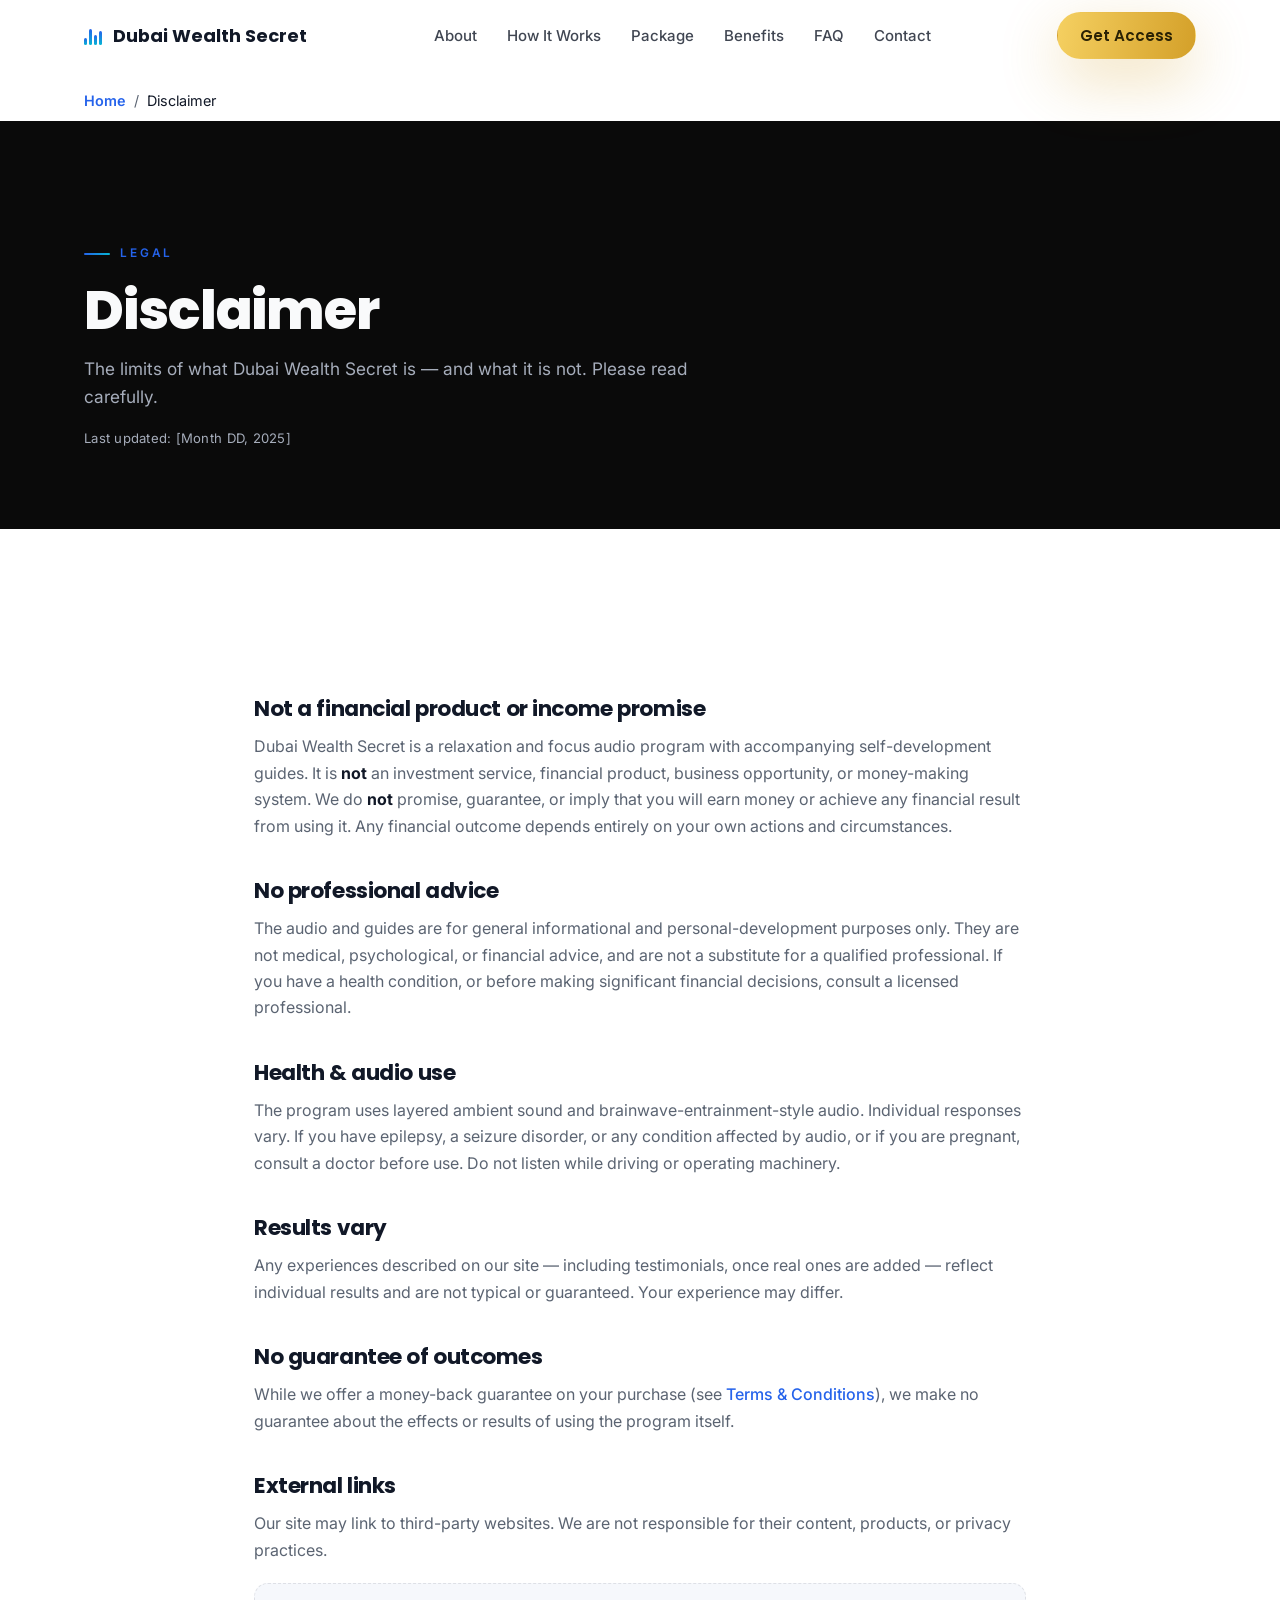
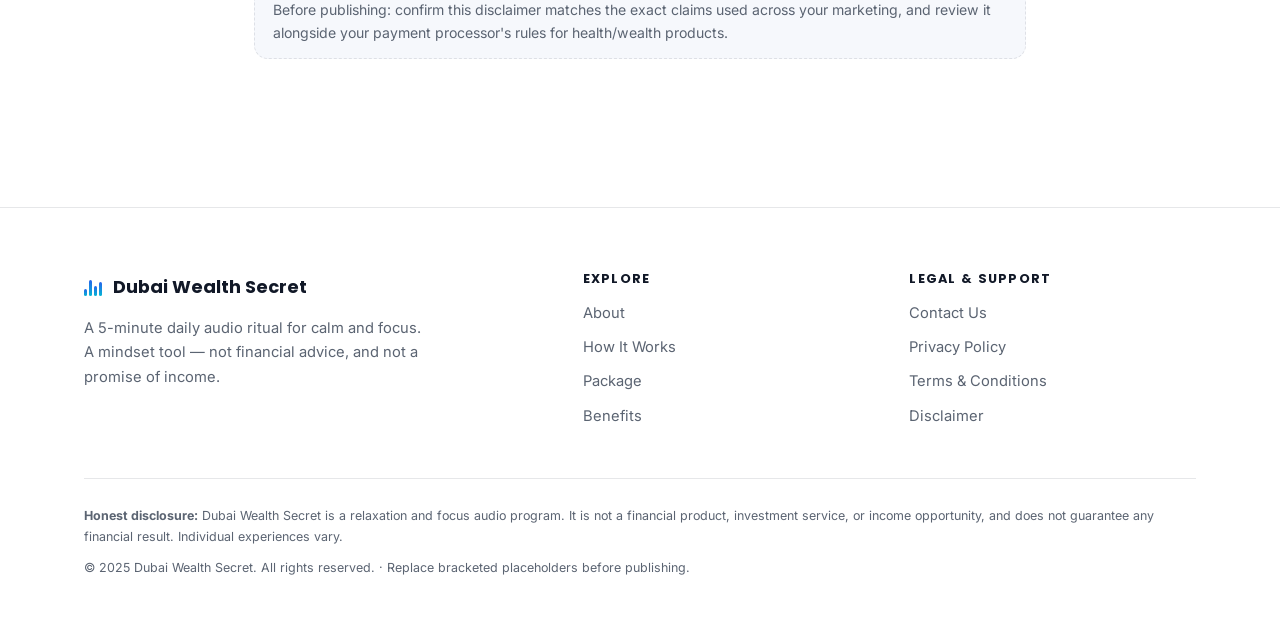
<file: disclaimer.html>
<!DOCTYPE html>
<html lang="en">
<head>
  <meta charset="UTF-8" />
  <meta name="viewport" content="width=device-width, initial-scale=1.0" />
  <meta http-equiv="X-UA-Compatible" content="IE=edge" />
  <meta name="robots" content="index,follow" />
  <meta name="author" content="Dubai Wealth Secret" />
  <meta name="description" content="Read the official disclaimer for the Dubai Wealth Secret audio program and digital guides." />
  <meta name="theme-color" content="#0A0A0A" />
  <link rel="canonical" href="https://www.dubaiwealthsecret.com/disclaimer.html" />
  <link rel="alternate" hreflang="en" href="https://www.dubaiwealthsecret.com/disclaimer.html" />
  <link rel="manifest" href="manifest.json" />
  <meta property="og:type" content="website" />
  <meta property="og:title" content="Disclaimer | Dubai Wealth Secret" />
  <meta property="og:description" content="Important disclaimer about the Dubai Wealth Secret audio program and its intended purpose." />
  <meta property="og:url" content="https://www.dubaiwealthsecret.com/disclaimer.html" />
  <meta property="og:site_name" content="Dubai Wealth Secret" />
  <meta name="twitter:card" content="summary" />
  <meta name="twitter:title" content="Disclaimer | Dubai Wealth Secret" />
  <meta name="twitter:description" content="The official disclaimer for the Dubai Wealth Secret audio program." />
  <link rel="preconnect" href="https://fonts.googleapis.com" />
  <link rel="preconnect" href="https://fonts.gstatic.com" crossorigin />
  <link href="https://fonts.googleapis.com/css2?family=Poppins:wght@400;500;600;700;800&family=Inter:wght@400;500;600&display=swap" rel="stylesheet" />
  <link rel="stylesheet" href="style.css" />
  <style>
    /* Legal / page styling on top of the shared design system */
    .page-hero{padding:clamp(64px,9vw,120px) 0 clamp(48px,7vw,80px)}
    .page-hero h1{font-size:clamp(2.2rem,5vw,3.4rem);font-weight:800;margin-bottom:14px}
    .page-hero .lead{font-size:1.08rem;max-width:60ch}
    .page-hero .updated{font-family:var(--font-body);font-size:.82rem;letter-spacing:.02em;color:var(--muted-on-dark);margin-top:16px}
    .legal .container{max-width:820px}
    .legal h2{font-size:1.35rem;margin:40px 0 12px;color:var(--text-dark)}
    .legal p,.legal li{color:var(--muted-on-light);font-size:1rem;margin-bottom:14px}
    .legal ul{padding-left:20px;margin-bottom:14px}
    .legal a{color:var(--primary);font-weight:500}
    .legal a:hover{color:var(--accent)}
    .legal strong{color:var(--text-dark)}
    .legal .note{border:1px dashed var(--line-on-light);background:#f6f8fc;border-radius:14px;padding:14px 18px;font-size:.88rem;color:var(--muted-on-light);margin:20px 0}
    .toc{display:flex;flex-wrap:wrap;gap:10px;margin-top:26px}
    .toc a{font-size:.82rem;font-weight:600;color:var(--primary);border:1px solid var(--line-on-light);padding:7px 14px;border-radius:999px;background:#fff;transition:.2s}
    .toc a:hover{background:var(--primary);color:#fff;border-color:var(--primary)}
    /* contact page */
    .contact-page .contact-grid{align-items:start}
</style>
  <script type="application/ld+json">
  {
    "@context": "https://schema.org",
    "@graph": [
      {
        "@type": "WebPage",
        "@id": "https://www.dubaiwealthsecret.com/disclaimer.html#webpage",
        "url": "https://www.dubaiwealthsecret.com/disclaimer.html",
        "name": "Disclaimer | Dubai Wealth Secret",
        "breadcrumb": {"@id": "https://www.dubaiwealthsecret.com/disclaimer.html#breadcrumb"}
      },
      {
        "@type": "BreadcrumbList",
        "@id": "https://www.dubaiwealthsecret.com/disclaimer.html#breadcrumb",
        "itemListElement": [
          {"@type": "ListItem", "position": 1, "name": "Home", "item": "https://www.dubaiwealthsecret.com/"},
          {"@type": "ListItem", "position": 2, "name": "Disclaimer", "item": "https://www.dubaiwealthsecret.com/disclaimer.html"}
        ]
      }
    ]
  }
  </script>
</head>
<body>
  <!-- NAVBAR -->
  <header class="navbar scrolled" id="navbar">
    <div class="container nav-inner">
      <a href="index.html#hero" class="brand" aria-label="Dubai Wealth Secret home">
        <span class="brand-eq" aria-hidden="true"><i></i><i></i><i></i><i></i></span>
        <span class="brand-name">Dubai Wealth Secret</span>
      </a>
      <nav class="nav-links" aria-label="Primary">
        <a href="index.html#about">About</a>
        <a href="index.html#features">How It Works</a>
        <a href="index.html#products">Package</a>
        <a href="index.html#benefits">Benefits</a>
        <a href="index.html#faq">FAQ</a>
        <a href="index.html#contact">Contact</a>
      </nav>
      <a href="https://5fe774woi8dzdq44z6og-j3n2g.hop.clickbank.net" class="btn btn-primary nav-cta">Get Access</a>
      <button class="nav-toggle" id="navToggle" aria-label="Open menu" aria-expanded="false" aria-controls="mobileMenu">
        <span></span><span></span><span></span>
      </button>
    </div>
  </header>
  <div class="mobile-menu" id="mobileMenu" aria-hidden="true">
    <button class="mobile-close" id="mobileClose" aria-label="Close menu">&times;</button>
    <nav aria-label="Mobile">
      <a href="index.html#about">About</a>
      <a href="index.html#features">How It Works</a>
      <a href="index.html#products">Package</a>
      <a href="index.html#benefits">Benefits</a>
      <a href="index.html#faq">FAQ</a>
      <a href="index.html#contact">Contact</a>
      <a href="https://5fe774woi8dzdq44z6og-j3n2g.hop.clickbank.net" class="btn btn-primary">Get Access</a>
    </nav>
  </div>

  <nav class="breadcrumbs container" aria-label="Breadcrumb">
    <ol>
      <li><a href="index.html">Home</a></li>
      <li aria-current="page">Disclaimer</li>
    </ol>
  </nav>

  <main>
    <!-- dark hero band -->
    <section class="section section-dark page-hero">
      <div class="container">
        <span class="eyebrow">Legal</span>
        <h1>Disclaimer</h1>
        <p class="lead">The limits of what Dubai Wealth Secret is — and what it is not. Please read carefully.</p>
        <p class="updated">Last updated: [Month DD, 2025]</p>
      </div>
    </section>
    <section class="section section-light legal">
      <div class="container">
        <h2>Not a financial product or income promise</h2>
        <p>Dubai Wealth Secret is a relaxation and focus audio program with accompanying self-development guides. It is <strong>not</strong> an investment service, financial product, business opportunity, or money-making system. We do <strong>not</strong> promise, guarantee, or imply that you will earn money or achieve any financial result from using it. Any financial outcome depends entirely on your own actions and circumstances.</p>

        <h2>No professional advice</h2>
        <p>The audio and guides are for general informational and personal-development purposes only. They are not medical, psychological, or financial advice, and are not a substitute for a qualified professional. If you have a health condition, or before making significant financial decisions, consult a licensed professional.</p>

        <h2>Health &amp; audio use</h2>
        <p>The program uses layered ambient sound and brainwave-entrainment-style audio. Individual responses vary. If you have epilepsy, a seizure disorder, or any condition affected by audio, or if you are pregnant, consult a doctor before use. Do not listen while driving or operating machinery.</p>

        <h2>Results vary</h2>
        <p>Any experiences described on our site — including testimonials, once real ones are added — reflect individual results and are not typical or guaranteed. Your experience may differ.</p>

        <h2>No guarantee of outcomes</h2>
        <p>While we offer a money-back guarantee on your purchase (see <a href="terms.html">Terms &amp; Conditions</a>), we make no guarantee about the effects or results of using the program itself.</p>

        <h2>External links</h2>
        <p>Our site may link to third-party websites. We are not responsible for their content, products, or privacy practices.</p>

        <div class="note">Before publishing: confirm this disclaimer matches the exact claims used across your marketing, and review it alongside your payment processor's rules for health/wealth products.</div>
      </div>
    </section>
  </main>
  <!-- FOOTER -->
  <footer class="section-light footer">
    <div class="container">
      <div class="footer-top">
        <div class="footer-brand">
          <a href="index.html#hero" class="brand">
            <span class="brand-eq" aria-hidden="true"><i></i><i></i><i></i><i></i></span>
            <span class="brand-name">Dubai Wealth Secret</span>
          </a>
          <p>A 5-minute daily audio ritual for calm and focus. A mindset tool — not financial advice, and not a promise of income.</p>
        </div>
        <nav class="footer-col" aria-label="Explore">
          <h4>Explore</h4>
          <a href="index.html#about">About</a><a href="index.html#features">How It Works</a><a href="index.html#products">Package</a><a href="index.html#benefits">Benefits</a>
        </nav>
        <nav class="footer-col" aria-label="Legal and support">
          <h4>Legal &amp; Support</h4>
          <a href="index.html#contact">Contact Us</a><a href="privacy.html">Privacy Policy</a><a href="terms.html">Terms &amp; Conditions</a><a href="disclaimer.html">Disclaimer</a>
        </nav>
      </div>
      <div class="footer-legal">
        <p><strong>Honest disclosure:</strong> Dubai Wealth Secret is a relaxation and focus audio program. It is not a financial product, investment service, or income opportunity, and does not guarantee any financial result. Individual experiences vary.</p>
        <p>© 2025 Dubai Wealth Secret. All rights reserved. · Replace bracketed placeholders before publishing.</p>
      </div>
    </div>
  </footer>
  <script src="script.js"></script>

</body>
</html>
</file>
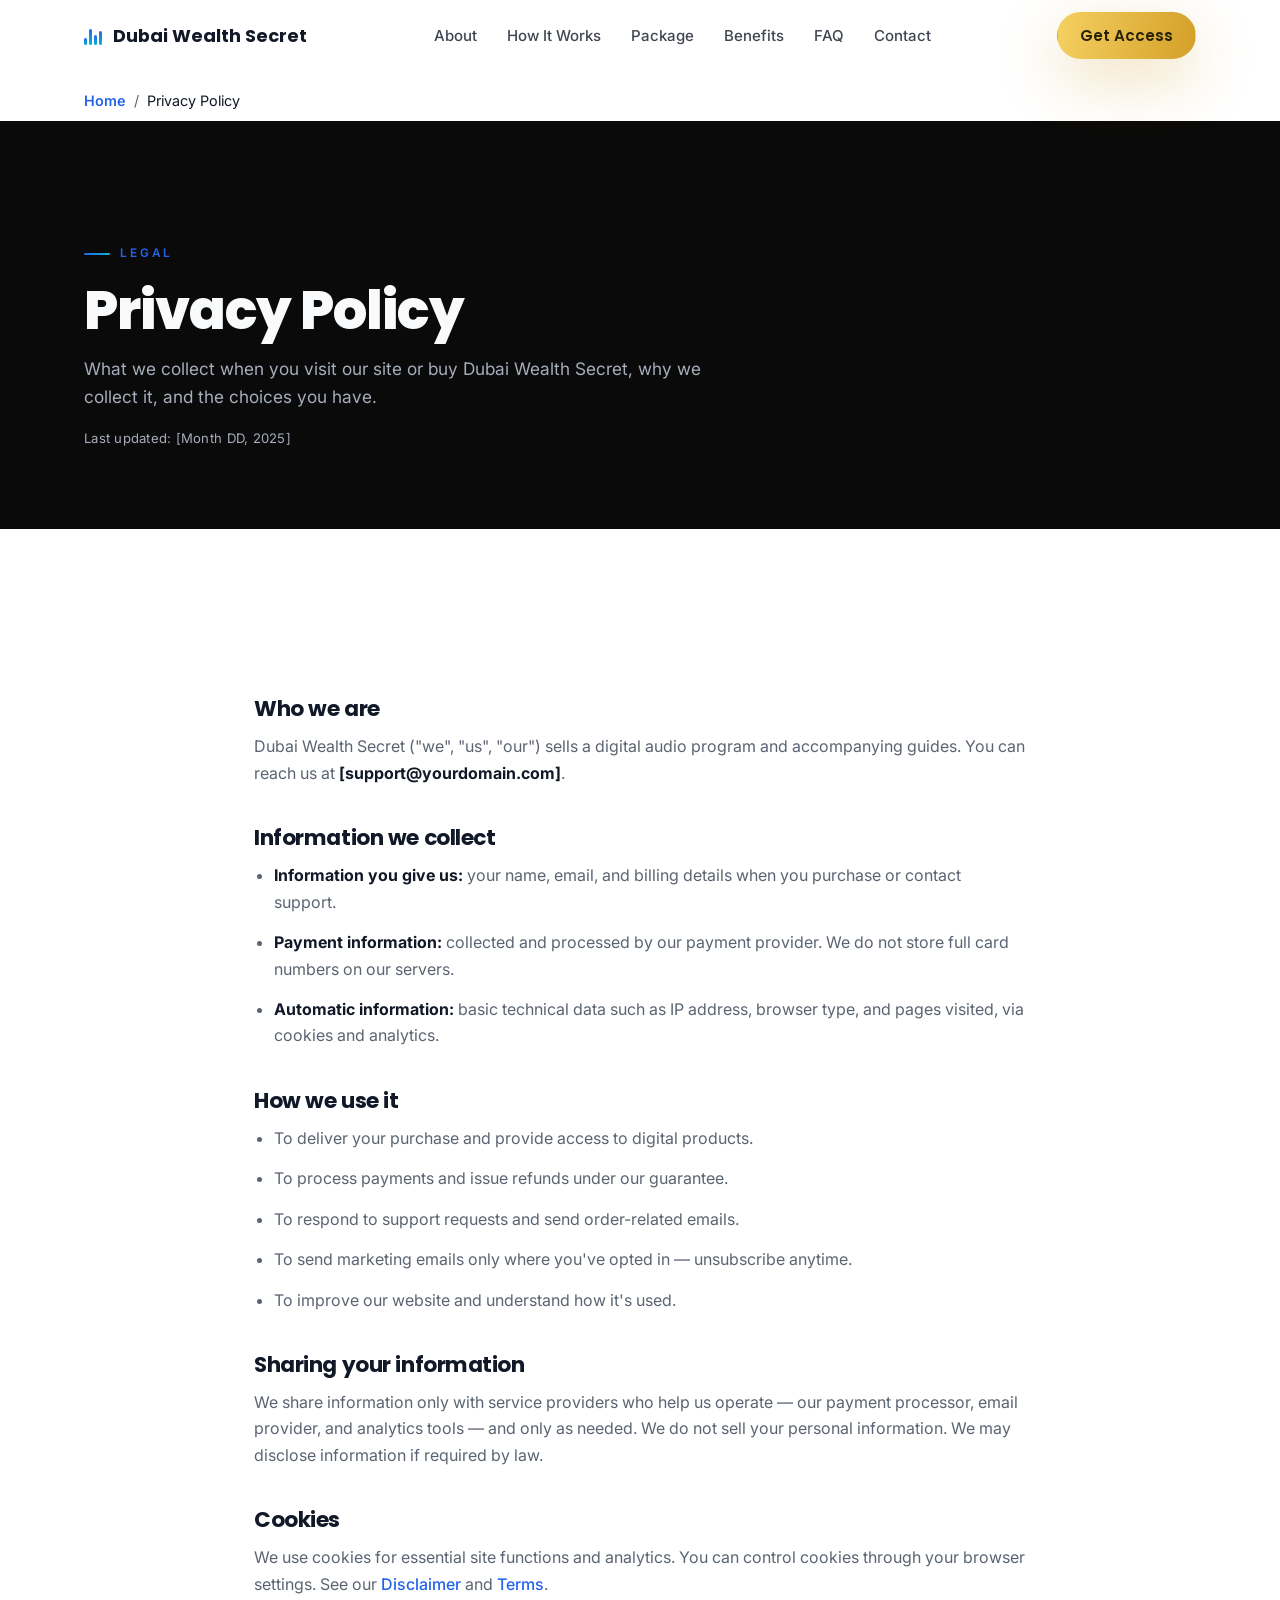
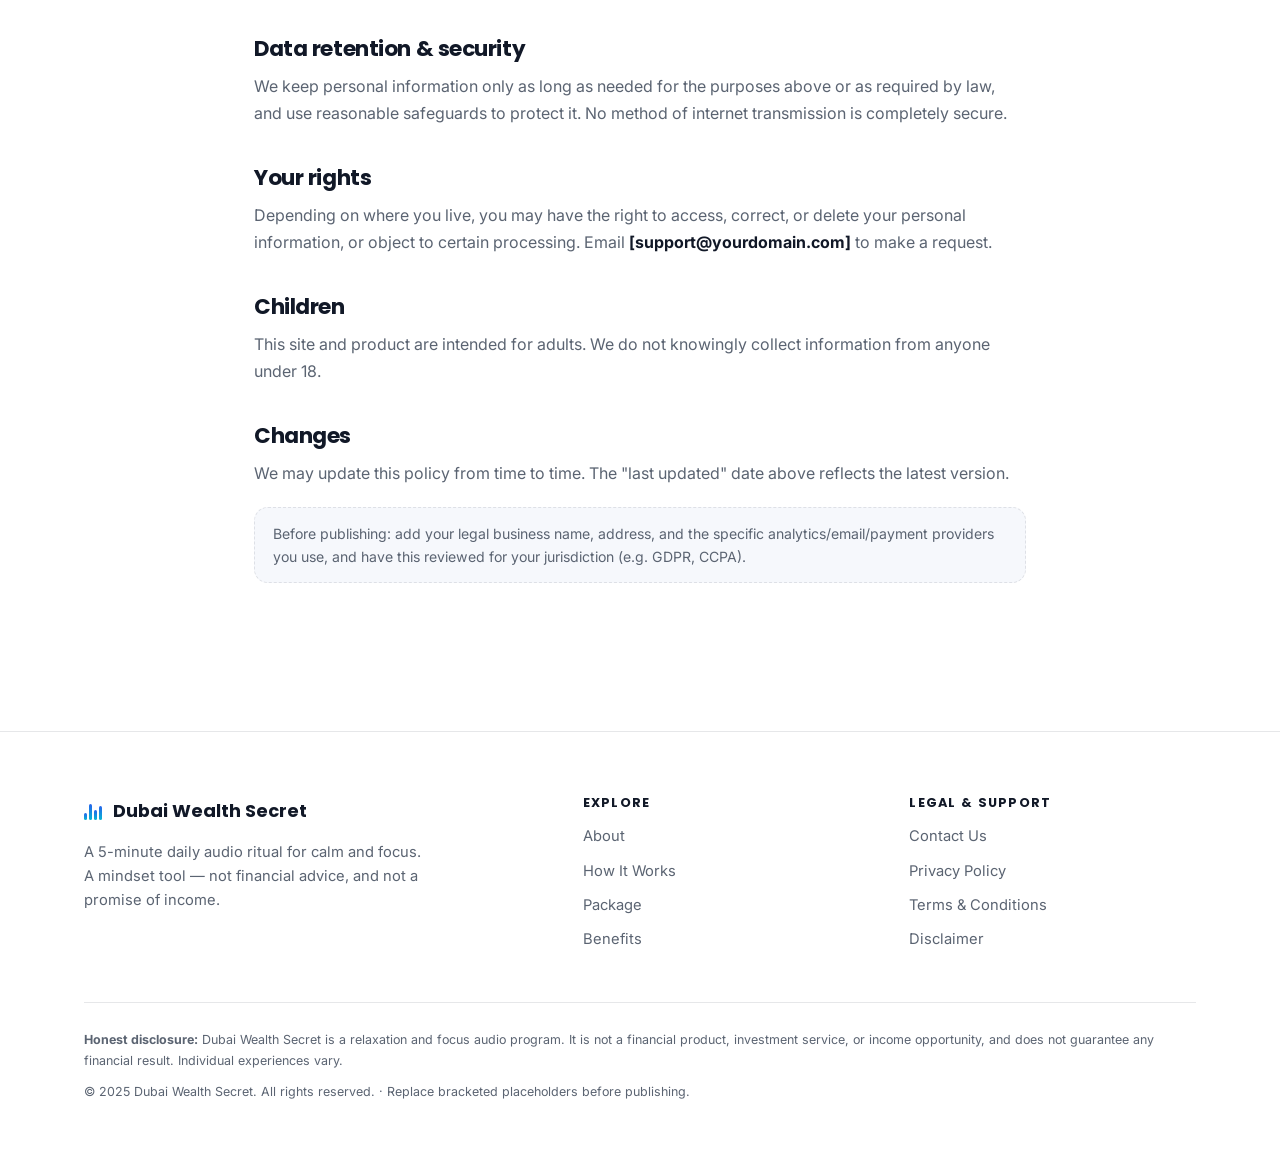
<file: privacy.html>
<!DOCTYPE html>
<html lang="en">
<head>
  <meta charset="UTF-8" />
  <meta name="viewport" content="width=device-width, initial-scale=1.0" />
  <meta http-equiv="X-UA-Compatible" content="IE=edge" />
  <meta name="robots" content="index,follow" />
  <meta name="author" content="Dubai Wealth Secret" />
  <meta name="description" content="Learn how Dubai Wealth Secret collects, uses, and protects your information on the official website." />
  <meta name="theme-color" content="#0A0A0A" />
  <link rel="canonical" href="https://www.dubaiwealthsecret.com/privacy.html" />
  <link rel="alternate" hreflang="en" href="https://www.dubaiwealthsecret.com/privacy.html" />
  <link rel="manifest" href="manifest.json" />
  <meta property="og:type" content="website" />
  <meta property="og:title" content="Privacy Policy | Dubai Wealth Secret" />
  <meta property="og:description" content="Privacy information for the Dubai Wealth Secret official website and digital audio program." />
  <meta property="og:url" content="https://www.dubaiwealthsecret.com/privacy.html" />
  <meta property="og:site_name" content="Dubai Wealth Secret" />
  <meta name="twitter:card" content="summary" />
  <meta name="twitter:title" content="Privacy Policy | Dubai Wealth Secret" />
  <meta name="twitter:description" content="How Dubai Wealth Secret uses data and protects your privacy." />
  <link rel="preconnect" href="https://fonts.googleapis.com" />
  <link rel="preconnect" href="https://fonts.gstatic.com" crossorigin />
  <link href="https://fonts.googleapis.com/css2?family=Poppins:wght@400;500;600;700;800&family=Inter:wght@400;500;600&display=swap" rel="stylesheet" />
  <link rel="stylesheet" href="style.css" />
  <style>
    /* Legal / page styling on top of the shared design system */
    .page-hero{padding:clamp(64px,9vw,120px) 0 clamp(48px,7vw,80px)}
    .page-hero h1{font-size:clamp(2.2rem,5vw,3.4rem);font-weight:800;margin-bottom:14px}
    .page-hero .lead{font-size:1.08rem;max-width:60ch}
    .page-hero .updated{font-family:var(--font-body);font-size:.82rem;letter-spacing:.02em;color:var(--muted-on-dark);margin-top:16px}
    .legal .container{max-width:820px}
    .legal h2{font-size:1.35rem;margin:40px 0 12px;color:var(--text-dark)}
    .legal p,.legal li{color:var(--muted-on-light);font-size:1rem;margin-bottom:14px}
    .legal ul{padding-left:20px;margin-bottom:14px}
    .legal a{color:var(--primary);font-weight:500}
    .legal a:hover{color:var(--accent)}
    .legal strong{color:var(--text-dark)}
    .legal .note{border:1px dashed var(--line-on-light);background:#f6f8fc;border-radius:14px;padding:14px 18px;font-size:.88rem;color:var(--muted-on-light);margin:20px 0}
    .toc{display:flex;flex-wrap:wrap;gap:10px;margin-top:26px}
    .toc a{font-size:.82rem;font-weight:600;color:var(--primary);border:1px solid var(--line-on-light);padding:7px 14px;border-radius:999px;background:#fff;transition:.2s}
    .toc a:hover{background:var(--primary);color:#fff;border-color:var(--primary)}
    /* contact page */
    .contact-page .contact-grid{align-items:start}
</style>
  <script type="application/ld+json">
  {
    "@context": "https://schema.org",
    "@graph": [
      {
        "@type": "WebPage",
        "@id": "https://www.dubaiwealthsecret.com/privacy.html#webpage",
        "url": "https://www.dubaiwealthsecret.com/privacy.html",
        "name": "Privacy Policy | Dubai Wealth Secret",
        "breadcrumb": {"@id": "https://www.dubaiwealthsecret.com/privacy.html#breadcrumb"}
      },
      {
        "@type": "PrivacyPolicy",
        "@id": "https://www.dubaiwealthsecret.com/privacy.html#privacypolicy",
        "name": "Privacy Policy",
        "url": "https://www.dubaiwealthsecret.com/privacy.html"
      },
      {
        "@type": "BreadcrumbList",
        "@id": "https://www.dubaiwealthsecret.com/privacy.html#breadcrumb",
        "itemListElement": [
          {"@type": "ListItem", "position": 1, "name": "Home", "item": "https://www.dubaiwealthsecret.com/"},
          {"@type": "ListItem", "position": 2, "name": "Privacy Policy", "item": "https://www.dubaiwealthsecret.com/privacy.html"}
        ]
      }
    ]
  }
  </script>
</head>
<body>
  <!-- NAVBAR -->
  <header class="navbar scrolled" id="navbar">
    <div class="container nav-inner">
      <a href="index.html#hero" class="brand" aria-label="Dubai Wealth Secret home">
        <span class="brand-eq" aria-hidden="true"><i></i><i></i><i></i><i></i></span>
        <span class="brand-name">Dubai Wealth Secret</span>
      </a>
      <nav class="nav-links" aria-label="Primary">
        <a href="index.html#about">About</a>
        <a href="index.html#features">How It Works</a>
        <a href="index.html#products">Package</a>
        <a href="index.html#benefits">Benefits</a>
        <a href="index.html#faq">FAQ</a>
        <a href="index.html#contact">Contact</a>
      </nav>
      <a href="https://5fe774woi8dzdq44z6og-j3n2g.hop.clickbank.net" class="btn btn-primary nav-cta">Get Access</a>
      <button class="nav-toggle" id="navToggle" aria-label="Open menu" aria-expanded="false" aria-controls="mobileMenu">
        <span></span><span></span><span></span>
      </button>
    </div>
  </header>
  <div class="mobile-menu" id="mobileMenu" aria-hidden="true">
    <button class="mobile-close" id="mobileClose" aria-label="Close menu">&times;</button>
    <nav aria-label="Mobile">
      <a href="index.html#about">About</a>
      <a href="index.html#features">How It Works</a>
      <a href="index.html#products">Package</a>
      <a href="index.html#benefits">Benefits</a>
      <a href="index.html#faq">FAQ</a>
      <a href="index.html#contact">Contact</a>
      <a href="https://5fe774woi8dzdq44z6og-j3n2g.hop.clickbank.net" class="btn btn-primary">Get Access</a>
    </nav>
  </div>

  <nav class="breadcrumbs container" aria-label="Breadcrumb">
    <ol>
      <li><a href="index.html">Home</a></li>
      <li aria-current="page">Privacy Policy</li>
    </ol>
  </nav>

  <main>
    <!-- dark hero band -->
    <section class="section section-dark page-hero">
      <div class="container">
        <span class="eyebrow">Legal</span>
        <h1>Privacy Policy</h1>
        <p class="lead">What we collect when you visit our site or buy Dubai Wealth Secret, why we collect it, and the choices you have.</p>
        <p class="updated">Last updated: [Month DD, 2025]</p>
      </div>
    </section>
    <section class="section section-light legal">
      <div class="container">
        <h2>Who we are</h2>
        <p>Dubai Wealth Secret ("we", "us", "our") sells a digital audio program and accompanying guides. You can reach us at <strong>[support@yourdomain.com]</strong>.</p>

        <h2>Information we collect</h2>
        <ul>
          <li><strong>Information you give us:</strong> your name, email, and billing details when you purchase or contact support.</li>
          <li><strong>Payment information:</strong> collected and processed by our payment provider. We do not store full card numbers on our servers.</li>
          <li><strong>Automatic information:</strong> basic technical data such as IP address, browser type, and pages visited, via cookies and analytics.</li>
        </ul>

        <h2>How we use it</h2>
        <ul>
          <li>To deliver your purchase and provide access to digital products.</li>
          <li>To process payments and issue refunds under our guarantee.</li>
          <li>To respond to support requests and send order-related emails.</li>
          <li>To send marketing emails only where you've opted in — unsubscribe anytime.</li>
          <li>To improve our website and understand how it's used.</li>
        </ul>

        <h2>Sharing your information</h2>
        <p>We share information only with service providers who help us operate — our payment processor, email provider, and analytics tools — and only as needed. We do not sell your personal information. We may disclose information if required by law.</p>

        <h2>Cookies</h2>
        <p>We use cookies for essential site functions and analytics. You can control cookies through your browser settings. See our <a href="disclaimer.html">Disclaimer</a> and <a href="terms.html">Terms</a>.</p>

        <h2>Data retention &amp; security</h2>
        <p>We keep personal information only as long as needed for the purposes above or as required by law, and use reasonable safeguards to protect it. No method of internet transmission is completely secure.</p>

        <h2>Your rights</h2>
        <p>Depending on where you live, you may have the right to access, correct, or delete your personal information, or object to certain processing. Email <strong>[support@yourdomain.com]</strong> to make a request.</p>

        <h2>Children</h2>
        <p>This site and product are intended for adults. We do not knowingly collect information from anyone under 18.</p>

        <h2>Changes</h2>
        <p>We may update this policy from time to time. The "last updated" date above reflects the latest version.</p>

        <div class="note">Before publishing: add your legal business name, address, and the specific analytics/email/payment providers you use, and have this reviewed for your jurisdiction (e.g. GDPR, CCPA).</div>
      </div>
    </section>
  </main>
  <!-- FOOTER -->
  <footer class="section-light footer">
    <div class="container">
      <div class="footer-top">
        <div class="footer-brand">
          <a href="index.html#hero" class="brand">
            <span class="brand-eq" aria-hidden="true"><i></i><i></i><i></i><i></i></span>
            <span class="brand-name">Dubai Wealth Secret</span>
          </a>
          <p>A 5-minute daily audio ritual for calm and focus. A mindset tool — not financial advice, and not a promise of income.</p>
        </div>
        <nav class="footer-col" aria-label="Explore">
          <h4>Explore</h4>
          <a href="index.html#about">About</a><a href="index.html#features">How It Works</a><a href="index.html#products">Package</a><a href="index.html#benefits">Benefits</a>
        </nav>
        <nav class="footer-col" aria-label="Legal and support">
          <h4>Legal &amp; Support</h4>
          <a href="index.html#contact">Contact Us</a><a href="privacy.html">Privacy Policy</a><a href="terms.html">Terms &amp; Conditions</a><a href="disclaimer.html">Disclaimer</a>
        </nav>
      </div>
      <div class="footer-legal">
        <p><strong>Honest disclosure:</strong> Dubai Wealth Secret is a relaxation and focus audio program. It is not a financial product, investment service, or income opportunity, and does not guarantee any financial result. Individual experiences vary.</p>
        <p>© 2025 Dubai Wealth Secret. All rights reserved. · Replace bracketed placeholders before publishing.</p>
      </div>
    </div>
  </footer>
  <script src="script.js"></script>

</body>
</html>
</file>
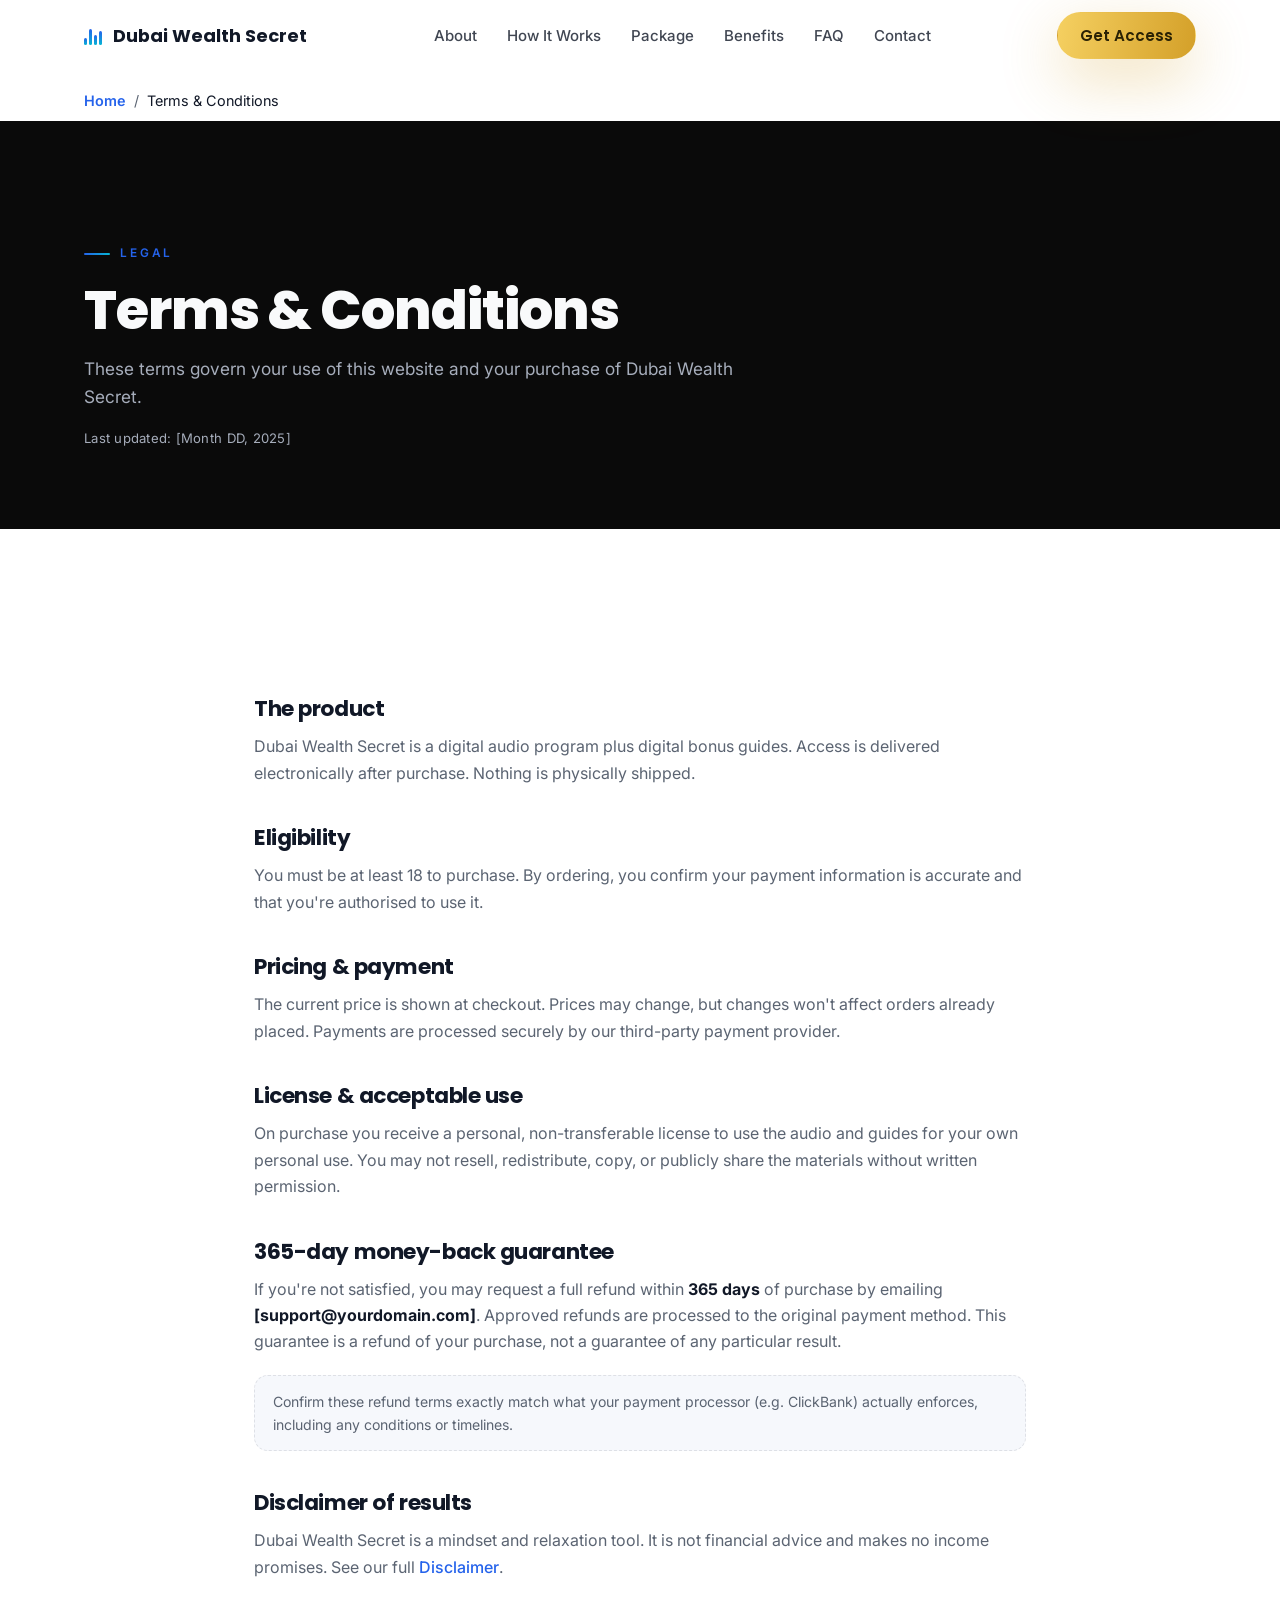
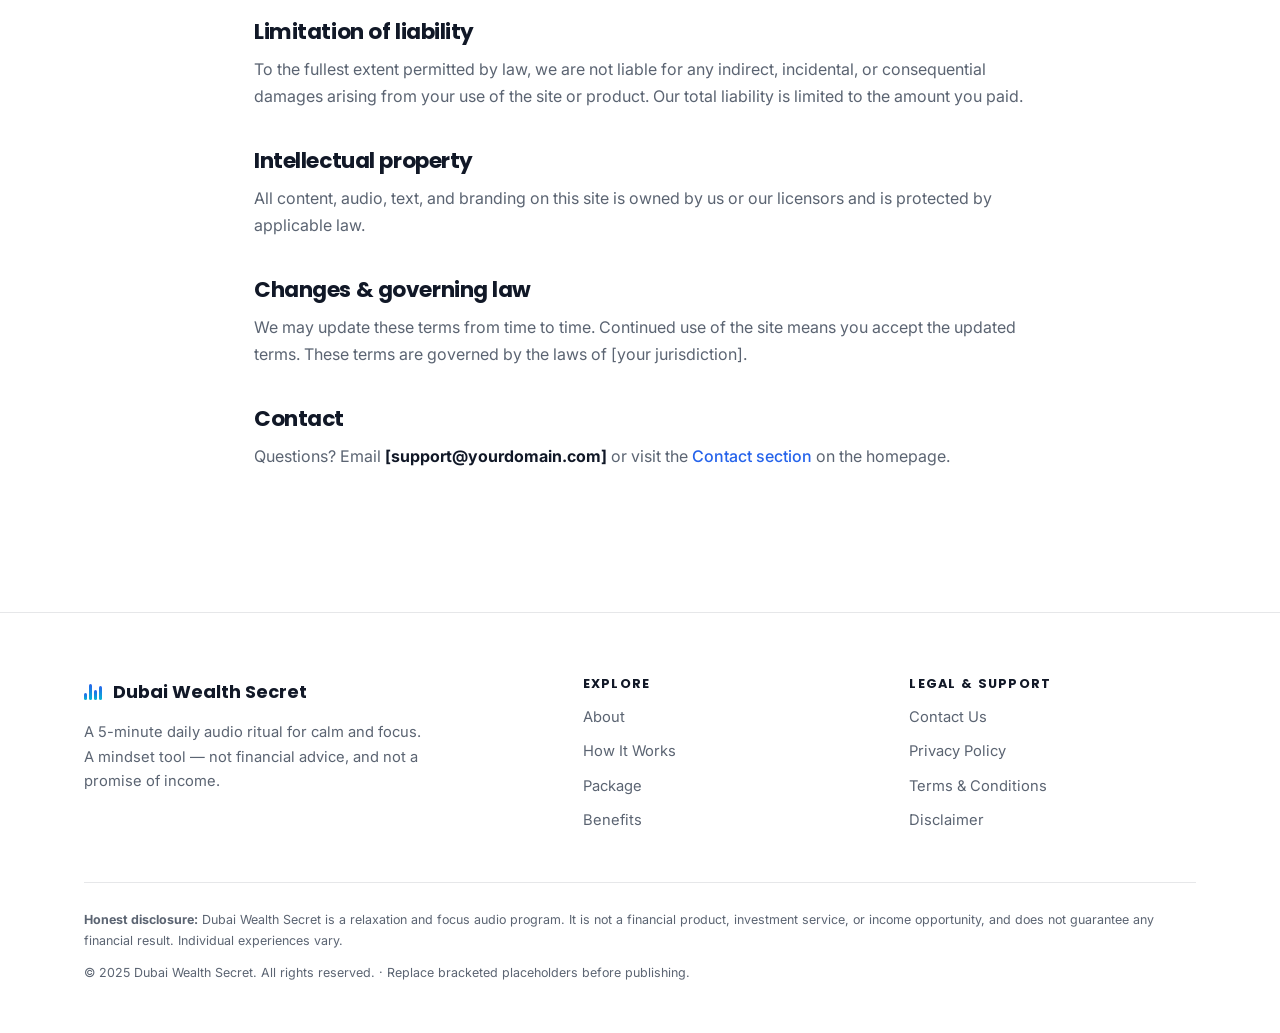
<file: terms.html>
<!DOCTYPE html>
<html lang="en">
<head>
  <meta charset="UTF-8" />
  <meta name="viewport" content="width=device-width, initial-scale=1.0" />
  <meta http-equiv="X-UA-Compatible" content="IE=edge" />
  <meta name="robots" content="index,follow" />
  <meta name="author" content="Dubai Wealth Secret" />
  <meta name="description" content="Review the terms and conditions for buying and using the Dubai Wealth Secret official audio program." />
  <meta name="theme-color" content="#0A0A0A" />
  <link rel="canonical" href="https://www.dubaiwealthsecret.com/terms.html" />
  <link rel="alternate" hreflang="en" href="https://www.dubaiwealthsecret.com/terms.html" />
  <link rel="manifest" href="manifest.json" />
  <meta property="og:type" content="website" />
  <meta property="og:title" content="Terms & Conditions | Dubai Wealth Secret" />
  <meta property="og:description" content="Terms governing your use of the Dubai Wealth Secret official website and digital audio product." />
  <meta property="og:url" content="https://www.dubaiwealthsecret.com/terms.html" />
  <meta property="og:site_name" content="Dubai Wealth Secret" />
  <meta name="twitter:card" content="summary" />
  <meta name="twitter:title" content="Terms & Conditions | Dubai Wealth Secret" />
  <meta name="twitter:description" content="The website terms and conditions for the Dubai Wealth Secret official product." />
  <link rel="preconnect" href="https://fonts.googleapis.com" />
  <link rel="preconnect" href="https://fonts.gstatic.com" crossorigin />
  <link href="https://fonts.googleapis.com/css2?family=Poppins:wght@400;500;600;700;800&family=Inter:wght@400;500;600&display=swap" rel="stylesheet" />
  <link rel="stylesheet" href="style.css" />
  <style>
    /* Legal / page styling on top of the shared design system */
    .page-hero{padding:clamp(64px,9vw,120px) 0 clamp(48px,7vw,80px)}
    .page-hero h1{font-size:clamp(2.2rem,5vw,3.4rem);font-weight:800;margin-bottom:14px}
    .page-hero .lead{font-size:1.08rem;max-width:60ch}
    .page-hero .updated{font-family:var(--font-body);font-size:.82rem;letter-spacing:.02em;color:var(--muted-on-dark);margin-top:16px}
    .legal .container{max-width:820px}
    .legal h2{font-size:1.35rem;margin:40px 0 12px;color:var(--text-dark)}
    .legal p,.legal li{color:var(--muted-on-light);font-size:1rem;margin-bottom:14px}
    .legal ul{padding-left:20px;margin-bottom:14px}
    .legal a{color:var(--primary);font-weight:500}
    .legal a:hover{color:var(--accent)}
    .legal strong{color:var(--text-dark)}
    .legal .note{border:1px dashed var(--line-on-light);background:#f6f8fc;border-radius:14px;padding:14px 18px;font-size:.88rem;color:var(--muted-on-light);margin:20px 0}
    .toc{display:flex;flex-wrap:wrap;gap:10px;margin-top:26px}
    .toc a{font-size:.82rem;font-weight:600;color:var(--primary);border:1px solid var(--line-on-light);padding:7px 14px;border-radius:999px;background:#fff;transition:.2s}
    .toc a:hover{background:var(--primary);color:#fff;border-color:var(--primary)}
    /* contact page */
    .contact-page .contact-grid{align-items:start}
</style>
  <script type="application/ld+json">
  {
    "@context": "https://schema.org",
    "@graph": [
      {
        "@type": "WebPage",
        "@id": "https://www.dubaiwealthsecret.com/terms.html#webpage",
        "url": "https://www.dubaiwealthsecret.com/terms.html",
        "name": "Terms & Conditions | Dubai Wealth Secret",
        "breadcrumb": {"@id": "https://www.dubaiwealthsecret.com/terms.html#breadcrumb"}
      },
      {
        "@type": "TermsOfService",
        "@id": "https://www.dubaiwealthsecret.com/terms.html#termsofservice",
        "name": "Terms & Conditions",
        "url": "https://www.dubaiwealthsecret.com/terms.html"
      },
      {
        "@type": "BreadcrumbList",
        "@id": "https://www.dubaiwealthsecret.com/terms.html#breadcrumb",
        "itemListElement": [
          {"@type": "ListItem", "position": 1, "name": "Home", "item": "https://www.dubaiwealthsecret.com/"},
          {"@type": "ListItem", "position": 2, "name": "Terms & Conditions", "item": "https://www.dubaiwealthsecret.com/terms.html"}
        ]
      }
    ]
  }
  </script>
</head>
<body>
  <!-- NAVBAR -->
  <header class="navbar scrolled" id="navbar">
    <div class="container nav-inner">
      <a href="index.html#hero" class="brand" aria-label="Dubai Wealth Secret home">
        <span class="brand-eq" aria-hidden="true"><i></i><i></i><i></i><i></i></span>
        <span class="brand-name">Dubai Wealth Secret</span>
      </a>
      <nav class="nav-links" aria-label="Primary">
        <a href="index.html#about">About</a>
        <a href="index.html#features">How It Works</a>
        <a href="index.html#products">Package</a>
        <a href="index.html#benefits">Benefits</a>
        <a href="index.html#faq">FAQ</a>
        <a href="index.html#contact">Contact</a>
      </nav>
      <a href="https://5fe774woi8dzdq44z6og-j3n2g.hop.clickbank.net" class="btn btn-primary nav-cta">Get Access</a>
      <button class="nav-toggle" id="navToggle" aria-label="Open menu" aria-expanded="false" aria-controls="mobileMenu">
        <span></span><span></span><span></span>
      </button>
    </div>
  </header>
  <div class="mobile-menu" id="mobileMenu" aria-hidden="true">
    <button class="mobile-close" id="mobileClose" aria-label="Close menu">&times;</button>
    <nav aria-label="Mobile">
      <a href="index.html#about">About</a>
      <a href="index.html#features">How It Works</a>
      <a href="index.html#products">Package</a>
      <a href="index.html#benefits">Benefits</a>
      <a href="index.html#faq">FAQ</a>
      <a href="index.html#contact">Contact</a>
      <a href="https://5fe774woi8dzdq44z6og-j3n2g.hop.clickbank.net" class="btn btn-primary">Get Access</a>
    </nav>
  </div>

  <nav class="breadcrumbs container" aria-label="Breadcrumb">
    <ol>
      <li><a href="index.html">Home</a></li>
      <li aria-current="page">Terms &amp; Conditions</li>
    </ol>
  </nav>

  <main>
    <!-- dark hero band -->
    <section class="section section-dark page-hero">
      <div class="container">
        <span class="eyebrow">Legal</span>
        <h1>Terms &amp; Conditions</h1>
        <p class="lead">These terms govern your use of this website and your purchase of Dubai Wealth Secret.</p>
        <p class="updated">Last updated: [Month DD, 2025]</p>
      </div>
    </section>
    <section class="section section-light legal">
      <div class="container">
        <h2>The product</h2>
        <p>Dubai Wealth Secret is a digital audio program plus digital bonus guides. Access is delivered electronically after purchase. Nothing is physically shipped.</p>

        <h2>Eligibility</h2>
        <p>You must be at least 18 to purchase. By ordering, you confirm your payment information is accurate and that you're authorised to use it.</p>

        <h2>Pricing &amp; payment</h2>
        <p>The current price is shown at checkout. Prices may change, but changes won't affect orders already placed. Payments are processed securely by our third-party payment provider.</p>

        <h2>License &amp; acceptable use</h2>
        <p>On purchase you receive a personal, non-transferable license to use the audio and guides for your own personal use. You may not resell, redistribute, copy, or publicly share the materials without written permission.</p>

        <h2>365-day money-back guarantee</h2>
        <p>If you're not satisfied, you may request a full refund within <strong>365 days</strong> of purchase by emailing <strong>[support@yourdomain.com]</strong>. Approved refunds are processed to the original payment method. This guarantee is a refund of your purchase, not a guarantee of any particular result.</p>
        <div class="note">Confirm these refund terms exactly match what your payment processor (e.g. ClickBank) actually enforces, including any conditions or timelines.</div>

        <h2>Disclaimer of results</h2>
        <p>Dubai Wealth Secret is a mindset and relaxation tool. It is not financial advice and makes no income promises. See our full <a href="disclaimer.html">Disclaimer</a>.</p>

        <h2>Limitation of liability</h2>
        <p>To the fullest extent permitted by law, we are not liable for any indirect, incidental, or consequential damages arising from your use of the site or product. Our total liability is limited to the amount you paid.</p>

        <h2>Intellectual property</h2>
        <p>All content, audio, text, and branding on this site is owned by us or our licensors and is protected by applicable law.</p>

        <h2>Changes &amp; governing law</h2>
        <p>We may update these terms from time to time. Continued use of the site means you accept the updated terms. These terms are governed by the laws of [your jurisdiction].</p>

        <h2>Contact</h2>
        <p>Questions? Email <strong>[support@yourdomain.com]</strong> or visit the <a href="index.html#contact">Contact section</a> on the homepage.</p>
      </div>
    </section>
  </main>
  <!-- FOOTER -->
  <footer class="section-light footer">
    <div class="container">
      <div class="footer-top">
        <div class="footer-brand">
          <a href="index.html#hero" class="brand">
            <span class="brand-eq" aria-hidden="true"><i></i><i></i><i></i><i></i></span>
            <span class="brand-name">Dubai Wealth Secret</span>
          </a>
          <p>A 5-minute daily audio ritual for calm and focus. A mindset tool — not financial advice, and not a promise of income.</p>
        </div>
        <nav class="footer-col" aria-label="Explore">
          <h4>Explore</h4>
          <a href="index.html#about">About</a><a href="index.html#features">How It Works</a><a href="index.html#products">Package</a><a href="index.html#benefits">Benefits</a>
        </nav>
        <nav class="footer-col" aria-label="Legal and support">
          <h4>Legal &amp; Support</h4>
          <a href="index.html#contact">Contact Us</a><a href="privacy.html">Privacy Policy</a><a href="terms.html">Terms &amp; Conditions</a><a href="disclaimer.html">Disclaimer</a>
        </nav>
      </div>
      <div class="footer-legal">
        <p><strong>Honest disclosure:</strong> Dubai Wealth Secret is a relaxation and focus audio program. It is not a financial product, investment service, or income opportunity, and does not guarantee any financial result. Individual experiences vary.</p>
        <p>© 2025 Dubai Wealth Secret. All rights reserved. · Replace bracketed placeholders before publishing.</p>
      </div>
    </div>
  </footer>
  <script src="script.js"></script>

</body>
</html>
</file>
<file: style.css>
/* =========================================================
   Dubai Wealth Secret — style.css
   Premium, minimal, Apple/Tesla-inspired.
   Alternating white / black sections.
   ========================================================= */

/* ---------- CSS Variables (easy customization) ---------- */
:root{
  /* Palette */
  --primary:#2563EB;
  --primary-dark:#1D4ED8;
  --accent:#06B6D4;
  --bg-white:#FFFFFF;
  --bg-black:#0A0A0A;
  --text-dark:#111827;
  --text-light:#F9FAFB;

  /* Derived neutrals */
  --muted-on-light:#5B6472;
  --muted-on-dark:#A6ADBB;
  --line-on-light:rgba(17,24,39,.10);
  --line-on-dark:rgba(255,255,255,.12);
  --card-light:#FFFFFF;
  --card-dark:#141821;

  /* Type */
  --font-display:'Poppins',system-ui,sans-serif;
  --font-body:'Inter',system-ui,sans-serif;

  /* Shape & motion */
  --radius:20px;
  --radius-sm:12px;
  --shadow-sm:0 6px 20px rgba(17,24,39,.06);
  --shadow-md:0 18px 44px rgba(17,24,39,.10);
  --shadow-glow:0 20px 60px rgba(37,99,235,.28);
  --ease:cubic-bezier(.22,.61,.36,1);
  --maxw:1160px;
}

/* ---------- Reset / base ---------- */
*{box-sizing:border-box;margin:0;padding:0}
html{scroll-behavior:smooth;-webkit-text-size-adjust:100%}
body{
  font-family:var(--font-body);
  color:var(--text-dark);
  background:var(--bg-white);
  line-height:1.65;
  -webkit-font-smoothing:antialiased;
  overflow-x:hidden;
}
img{max-width:100%;display:block;height:auto}
a{color:inherit;text-decoration:none}
h1,h2,h3,h4{font-family:var(--font-display);font-weight:700;line-height:1.12;letter-spacing:-.02em}

.container{max-width:var(--maxw);margin:0 auto;padding:0 24px}
.container.narrow{max-width:820px}
.breadcrumbs{padding-top:16px;padding-bottom:8px}
.breadcrumbs ol{display:flex;flex-wrap:wrap;gap:8px;list-style:none;align-items:center;font-size:.9rem}
.breadcrumbs li{color:var(--muted-on-light)}
.breadcrumbs li a{color:var(--primary);font-weight:600}
.breadcrumbs li+li::before{content:"/";margin-right:8px;color:var(--muted-on-light)}
.breadcrumbs li[aria-current="page"]{color:var(--text-dark)}
.section-dark .breadcrumbs li{color:var(--muted-on-dark)}
.section-dark .breadcrumbs li[aria-current="page"]{color:var(--text-light)}

/* Accessibility: visible focus */
a:focus-visible,button:focus-visible,input:focus-visible,textarea:focus-visible{
  outline:3px solid var(--accent);outline-offset:2px;border-radius:6px;
}

/* ---------- Section theming (alternating) ---------- */
.section{padding:clamp(72px,10vw,128px) 0;position:relative}
.section-light{background:var(--bg-white);color:var(--text-dark)}
.section-dark{background:var(--bg-black);color:var(--text-light)}
.section-dark p{color:var(--muted-on-dark)}
.section-light p{color:var(--muted-on-light)}

.eyebrow{
  font-family:var(--font-body);font-weight:600;font-size:.74rem;letter-spacing:.24em;
  text-transform:uppercase;color:var(--primary);display:inline-flex;align-items:center;gap:10px;margin-bottom:16px;
}
.eyebrow::before{content:"";width:26px;height:2px;background:linear-gradient(90deg,var(--primary),var(--accent));border-radius:2px}
.mono-label{font-family:var(--font-body);font-size:.72rem;letter-spacing:.18em;text-transform:uppercase;color:var(--accent);font-weight:600}

.section-head{max-width:640px;margin:0 auto 56px;text-align:center}
.section-head h2{font-size:clamp(1.9rem,4vw,2.9rem);margin-bottom:14px}
.section-head p{font-size:1.05rem}

.grad{background:linear-gradient(100deg,var(--primary),var(--accent));-webkit-background-clip:text;background-clip:text;color:transparent}

/* ---------- Buttons ---------- */
.btn{
  --btn-fg:#fff;
  display:inline-flex;align-items:center;justify-content:center;gap:8px;
  font-family:var(--font-display);font-weight:600;font-size:.95rem;
  padding:13px 26px;border-radius:999px;border:1px solid transparent;cursor:pointer;
  transition:transform .2s var(--ease),box-shadow .2s var(--ease),background .2s,color .2s,border-color .2s;
  will-change:transform;
}
.btn-lg{padding:16px 32px;font-size:1rem}
.btn-block{width:100%}
.btn-primary{
  background:linear-gradient(100deg,#F5D061,#D4A029);color:#2A2205;
  box-shadow:0 20px 60px rgba(212,160,41,.32);
}
.btn-primary:hover{transform:translateY(-3px);box-shadow:0 26px 70px rgba(212,160,41,.45)}
.btn-ghost{background:transparent;border-color:var(--line-on-light);color:var(--text-dark)}
.section-dark .btn-ghost{border-color:var(--line-on-dark);color:var(--text-light)}
.btn-ghost:hover{border-color:var(--primary);color:var(--primary);transform:translateY(-3px)}

/* ---------- Navbar ---------- */
.navbar{
  position:sticky;top:0;z-index:100;
  transition:background .3s,backdrop-filter .3s,box-shadow .3s,border-color .3s;
  border-bottom:1px solid transparent;
}
.navbar.scrolled{
  background:rgba(255,255,255,.72);
  backdrop-filter:saturate(180%) blur(18px);
  -webkit-backdrop-filter:saturate(180%) blur(18px);
  border-bottom:1px solid var(--line-on-light);
  box-shadow:0 4px 24px rgba(17,24,39,.05);
}
.nav-inner{display:flex;align-items:center;justify-content:space-between;height:72px}
.brand{display:flex;align-items:center;gap:11px;font-family:var(--font-display);font-weight:700;font-size:1.12rem;color:var(--text-dark)}
.brand-eq{display:flex;gap:2px;align-items:flex-end;height:18px}
.brand-eq i{width:3px;border-radius:2px;background:linear-gradient(180deg,var(--primary),var(--accent));display:block;animation:eq 1.4s ease-in-out infinite}
.brand-eq i:nth-child(1){height:7px}
.brand-eq i:nth-child(2){height:16px;animation-delay:.2s}
.brand-eq i:nth-child(3){height:10px;animation-delay:.4s}
.brand-eq i:nth-child(4){height:14px;animation-delay:.15s}
@keyframes eq{0%,100%{transform:scaleY(.5)}50%{transform:scaleY(1)}}
.nav-links{display:flex;gap:30px;font-weight:500;font-size:.94rem}
.nav-links a{color:var(--text-dark);opacity:.8;transition:opacity .2s,color .2s}
.nav-links a:hover{opacity:1;color:var(--primary)}
.nav-cta{padding:10px 22px}
.nav-toggle{display:none;flex-direction:column;gap:5px;background:none;border:none;cursor:pointer;padding:8px}
.nav-toggle span{width:24px;height:2px;background:var(--text-dark);border-radius:2px;transition:.3s}

/* Mobile menu */
.mobile-menu{
  position:fixed;inset:0;z-index:200;background:rgba(255,255,255,.96);
  backdrop-filter:blur(16px);display:flex;align-items:center;justify-content:center;
  opacity:0;pointer-events:none;transition:opacity .3s;
}
.mobile-menu.open{opacity:1;pointer-events:auto}
.mobile-menu nav{display:flex;flex-direction:column;gap:26px;text-align:center}
.mobile-menu a{font-family:var(--font-display);font-size:1.4rem;font-weight:600;color:var(--text-dark)}
.mobile-close{position:absolute;top:22px;right:26px;font-size:2.2rem;background:none;border:none;cursor:pointer;color:var(--text-dark)}

/* ---------- Hero ---------- */
.hero{padding-top:clamp(48px,7vw,88px)}
.hero-grid{display:grid;grid-template-columns:1.05fr .95fr;gap:56px;align-items:center}
.hero h1{font-size:clamp(2.3rem,5.4vw,4rem);margin-bottom:20px;font-weight:800}
.hero .lead{font-size:clamp(1.02rem,1.7vw,1.2rem);max-width:54ch}
.hero-actions{display:flex;gap:14px;flex-wrap:wrap;margin-top:32px}
.hero-chips{display:flex;gap:10px;flex-wrap:wrap;margin-top:28px}
.chip{font-size:.85rem;font-weight:500;color:var(--muted-on-light);border:1px solid var(--line-on-light);padding:8px 15px;border-radius:999px;background:#fff}
.hero-media{position:relative;display:flex;justify-content:center}
.hero-media img{max-width:460px;filter:drop-shadow(0 30px 60px rgba(17,24,39,.18));animation:float 6s ease-in-out infinite}
.hero-glow{position:absolute;inset:auto;width:420px;height:420px;border-radius:50%;
  background:radial-gradient(circle,rgba(37,99,235,.18),transparent 62%);filter:blur(12px);z-index:-1}
@keyframes float{0%,100%{transform:translateY(0)}50%{transform:translateY(-14px)}}

/* Counters */
.counters{display:grid;grid-template-columns:repeat(4,1fr);gap:24px;margin-top:clamp(56px,7vw,88px);
  padding-top:44px;border-top:1px solid var(--line-on-light)}
.counter-item{text-align:center}
.counter{font-family:var(--font-display);font-weight:800;font-size:clamp(2rem,4vw,2.9rem);
  background:linear-gradient(100deg,var(--primary),var(--accent));-webkit-background-clip:text;background-clip:text;color:transparent;line-height:1}
.counter-item p{font-size:.9rem;margin-top:6px;color:var(--muted-on-light)}

/* ---------- Split layout (about / contact) ---------- */
.split{display:grid;grid-template-columns:1fr 1fr;gap:56px;align-items:center}
.split h2{font-size:clamp(1.8rem,3.6vw,2.6rem);margin-bottom:18px}
.split p{margin-bottom:14px}

.about-founder{display:flex;align-items:center;gap:16px;margin-top:28px;padding-top:24px;border-top:1px solid var(--line-on-dark)}
.about-founder img{width:72px;height:72px;border-radius:50%;object-fit:cover;filter:grayscale(1) contrast(1.05);border:1px solid var(--line-on-dark)}
.about-founder strong{display:block;color:var(--text-light);font-size:1rem}
.about-founder span{font-size:.9rem;color:var(--muted-on-dark)}

/* ---------- Glass card ---------- */
.glass-card{
  background:rgba(255,255,255,.06);
  border:1px solid var(--line-on-dark);
  border-radius:var(--radius);
  padding:34px;
  backdrop-filter:blur(14px);-webkit-backdrop-filter:blur(14px);
  box-shadow:0 20px 50px rgba(0,0,0,.28);
}
.glass-card h3{font-size:1.4rem;margin:10px 0 18px;color:var(--text-light)}
.ritual-list{list-style:none;display:flex;flex-direction:column;gap:14px}
.ritual-list li{display:flex;gap:12px;color:var(--muted-on-dark);font-size:.98rem}
.ritual-list li span{font-size:1.1rem}

/* ---------- Cards ---------- */
.cards-3{display:grid;grid-template-columns:repeat(3,1fr);gap:24px}
.cards-grid{display:grid;grid-template-columns:repeat(3,1fr);gap:22px}
.card{
  background:var(--card-light);
  border:1px solid var(--line-on-light);
  border-radius:var(--radius);
  padding:32px 28px;
  box-shadow:var(--shadow-sm);
  transition:transform .25s var(--ease),box-shadow .25s var(--ease),border-color .25s;
}
.card:hover{transform:translateY(-6px);box-shadow:var(--shadow-md);border-color:rgba(37,99,235,.35)}
.card h3{font-size:1.24rem;margin:12px 0 8px}
.card-icon{
  width:52px;height:52px;border-radius:14px;display:flex;align-items:center;justify-content:center;
  font-size:1.5rem;color:#fff;background:linear-gradient(135deg,var(--primary),var(--accent));
  box-shadow:0 10px 24px rgba(37,99,235,.3);
}
.step-no{font-size:.75rem;font-weight:600;letter-spacing:.14em;text-transform:uppercase;color:var(--accent)}

/* Dark cards (on black sections) */
.card-dark{background:var(--card-dark);border-color:var(--line-on-dark);box-shadow:0 18px 40px rgba(0,0,0,.35)}
.card-dark h3{color:var(--text-light)}
.card-dark:hover{border-color:rgba(6,182,212,.5)}
.product-cover{margin:0 auto 18px;max-width:150px;filter:drop-shadow(0 16px 30px rgba(0,0,0,.5))}
.products-3 .card-dark{text-align:center}
.free-badge{display:inline-block;margin-top:14px;font-size:.78rem;font-weight:600;letter-spacing:.03em;
  color:var(--accent);border:1px solid rgba(6,182,212,.4);padding:5px 13px;border-radius:999px}

/* Products bundle image */
.bundle{max-width:900px;margin:0 auto 40px;border:1px solid var(--line-on-dark);border-radius:var(--radius);
  background:linear-gradient(180deg,#12161f,#0d1017);padding:28px}
.bundle img{margin:0 auto;max-width:820px}

/* Price card */
.price-card{display:grid;grid-template-columns:1.2fr 1fr;gap:40px;align-items:center;margin-top:48px;padding:40px}
.price{display:flex;align-items:baseline;gap:10px;margin:10px 0 18px}
.price .amount{font-family:var(--font-display);font-weight:800;font-size:3.4rem;
  background:linear-gradient(100deg,var(--primary),var(--accent));-webkit-background-clip:text;background-clip:text;color:transparent;line-height:1}
.price .once{color:var(--muted-on-dark);font-size:1rem}
.price-list{list-style:none;display:flex;flex-direction:column;gap:10px}
.price-list li{position:relative;padding-left:26px;color:var(--muted-on-dark);font-size:.96rem}
.price-list li::before{content:"♪";position:absolute;left:0;color:var(--accent)}
.price-note{text-align:center;font-size:.82rem;color:var(--muted-on-dark);margin-top:12px}

/* ---------- Guarantee ---------- */
.guarantee{display:grid;grid-template-columns:auto 1fr;gap:34px;align-items:center;margin-top:56px;
  background:linear-gradient(180deg,#fff,#f6f8fc);border:1px solid var(--line-on-light);
  border-radius:var(--radius);padding:40px;box-shadow:var(--shadow-sm)}
.guarantee img{filter:grayscale(.1) contrast(1.05)}
.guarantee h3{font-size:1.5rem;margin-bottom:10px}

/* ---------- Testimonials ---------- */
.stars{color:var(--accent);letter-spacing:3px;font-size:1rem}
.quote{font-style:italic;color:var(--text-light);opacity:.92;margin:14px 0;font-size:1rem}
.who{font-size:.86rem;color:var(--muted-on-dark)}
.placeholder-note{max-width:74ch;margin:0 auto 34px;text-align:center;font-size:.9rem;
  color:var(--text-light);border:1px dashed var(--line-on-dark);background:rgba(255,255,255,.04);
  border-radius:14px;padding:14px 18px}

/* ---------- FAQ ---------- */
.faq-list{display:flex;flex-direction:column}
.faq-item{border-bottom:1px solid var(--line-on-light)}
.faq-q{width:100%;background:none;border:none;text-align:left;cursor:pointer;
  font-family:var(--font-display);font-weight:600;font-size:1.06rem;color:var(--text-dark);
  padding:24px 0;display:flex;justify-content:space-between;align-items:center;gap:20px}
.faq-plus{font-size:1.5rem;color:var(--primary);transition:transform .3s var(--ease);flex-shrink:0}
.faq-item.open .faq-plus{transform:rotate(45deg)}
.faq-a{max-height:0;overflow:hidden;transition:max-height .35s var(--ease)}
.faq-a p{padding:0 0 24px;color:var(--muted-on-light);font-size:.98rem}

/* ---------- Contact ---------- */
.contact-grid{display:grid;grid-template-columns:1fr 1fr;gap:56px;align-items:center}
.contact-grid h2{font-size:clamp(1.8rem,3.6vw,2.6rem);margin-bottom:16px}
.contact-info{display:flex;flex-direction:column;gap:18px;margin-top:28px}
.contact-info>div{display:flex;flex-direction:column;gap:3px}
.contact-info a,.contact-info span:last-child{color:var(--text-light);font-size:1.05rem}
.contact-info a:hover{color:var(--accent)}
.contact-form .field{margin-bottom:18px}
.field label{display:block;font-size:.82rem;font-weight:600;color:var(--text-light);margin-bottom:7px}
.field input,.field textarea{
  width:100%;background:rgba(255,255,255,.04);border:1px solid var(--line-on-dark);
  border-radius:var(--radius-sm);padding:13px 14px;color:var(--text-light);font-family:inherit;font-size:.95rem;transition:border-color .2s}
.field input::placeholder,.field textarea::placeholder{color:#6b7280}
.field input:focus,.field textarea:focus{border-color:var(--accent)}
.field textarea{min-height:130px;resize:vertical}
.form-note{font-size:.8rem;color:var(--muted-on-dark);margin-top:12px;text-align:center}

/* ---------- Footer ---------- */
.footer{padding:64px 0 40px;background:var(--bg-white);color:var(--text-dark);border-top:1px solid var(--line-on-light)}
.footer-top{display:grid;grid-template-columns:1.6fr 1fr 1fr;gap:40px;margin-bottom:40px}
.footer-brand p{color:var(--muted-on-light);font-size:.92rem;margin-top:14px;max-width:38ch}
.footer-col h4{font-size:.8rem;letter-spacing:.1em;text-transform:uppercase;margin-bottom:14px;color:var(--text-dark)}
.footer-col a{display:block;color:var(--muted-on-light);margin-bottom:10px;font-size:.92rem;transition:color .2s}
.footer-col a:hover{color:var(--primary)}
.footer-legal{border-top:1px solid var(--line-on-light);padding-top:26px}
.footer-legal p{font-size:.78rem;color:var(--muted-on-light);line-height:1.7;margin-bottom:10px}

/* ---------- Scroll reveal ---------- */
.reveal{opacity:0;transform:translateY(28px);transition:opacity .7s var(--ease),transform .7s var(--ease)}
.reveal.in{opacity:1;transform:none}

/* ---------- Responsive ---------- */
@media (max-width:960px){
  .nav-links,.nav-cta{display:none}
  .nav-toggle{display:flex}
  .hero-grid,.split,.price-card,.contact-grid{grid-template-columns:1fr;gap:40px}
  .hero-media{order:-1}
  .cards-3,.cards-grid,.footer-top{grid-template-columns:1fr 1fr}
  .counters{grid-template-columns:repeat(2,1fr);gap:32px 16px}
}
@media (max-width:600px){
  .cards-3,.cards-grid,.footer-top{grid-template-columns:1fr}
  .guarantee{grid-template-columns:1fr;text-align:center;justify-items:center}
  .hero-media img{max-width:280px}
}

/* ---------- Checkout reassurance (in Products) ---------- */
.reassure{display:grid;grid-template-columns:repeat(3,1fr);gap:22px;margin-top:44px;
  padding-top:40px;border-top:1px solid var(--line-on-dark)}
.reassure-item{background:rgba(255,255,255,.04);border:1px solid var(--line-on-dark);
  border-radius:var(--radius);padding:26px}
.reassure-ic{width:44px;height:44px;border-radius:12px;display:flex;align-items:center;justify-content:center;
  font-size:1.2rem;color:#fff;background:linear-gradient(135deg,var(--primary),var(--accent));margin-bottom:14px}
.reassure-item h3{font-size:1.1rem;color:var(--text-light);margin-bottom:8px}
.reassure-item p{font-size:.92rem;color:var(--muted-on-dark)}
.reassure-note{margin-top:12px;font-size:.82rem;color:#fbbf24;border-top:1px dashed var(--line-on-dark);padding-top:10px}

/* ---------- How to use: step flow ---------- */
.steps-flow{max-width:840px;margin:0 auto;display:flex;flex-direction:column;gap:18px}
.step-row{display:grid;grid-template-columns:auto 1fr;gap:24px;align-items:start;
  background:var(--card-light);border:1px solid var(--line-on-light);border-radius:var(--radius);
  padding:28px 30px;box-shadow:var(--shadow-sm);transition:transform .25s var(--ease),box-shadow .25s var(--ease)}
.step-row:hover{transform:translateY(-4px);box-shadow:var(--shadow-md)}
.step-badge{width:48px;height:48px;border-radius:50%;display:flex;align-items:center;justify-content:center;
  font-family:var(--font-display);font-weight:800;font-size:1.25rem;color:#fff;
  background:linear-gradient(135deg,var(--primary),var(--accent));box-shadow:0 10px 24px rgba(37,99,235,.3)}
.step-row h3{font-size:1.2rem;margin-bottom:6px}
.step-row p{color:var(--muted-on-light);font-size:.98rem}

/* ---------- Program benefits: checklist ---------- */
.checklist{display:grid;grid-template-columns:repeat(2,1fr);gap:20px}
.check-item{display:grid;grid-template-columns:auto 1fr;gap:16px;align-items:start;text-align:left}
.check{width:34px;height:34px;border-radius:50%;display:flex;align-items:center;justify-content:center;
  font-weight:800;font-size:1rem;color:#fff;background:linear-gradient(135deg,var(--primary),var(--accent));flex-shrink:0}
.check-item h3{font-size:1.12rem;margin-bottom:4px}
.check-item p{font-size:.93rem}

/* ---------- Review avatars (neutral placeholders) ---------- */
.review-by{display:flex;align-items:center;gap:12px;margin-top:6px}
.avatar{width:40px;height:40px;border-radius:50%;flex-shrink:0;
  background:linear-gradient(135deg,rgba(37,99,235,.5),rgba(6,182,212,.5));
  border:1px solid var(--line-on-dark)}

/* ---------- Large photo review cards ---------- */
.reviews-3{display:grid;grid-template-columns:repeat(3,1fr);gap:28px}
.review-card{
  background:var(--card-dark);border:1px solid var(--line-on-dark);border-radius:var(--radius);
  padding:36px 30px;text-align:center;display:flex;flex-direction:column;align-items:center;
  box-shadow:0 18px 40px rgba(0,0,0,.35);transition:transform .25s var(--ease),box-shadow .25s var(--ease),border-color .25s;
}
.review-card:hover{transform:translateY(-6px);box-shadow:0 26px 60px rgba(0,0,0,.5);border-color:rgba(245,208,97,.5)}
.review-photo{
  width:132px;height:132px;border-radius:50%;overflow:hidden;margin-bottom:20px;
  border:3px solid transparent;background:
    linear-gradient(#141821,#141821) padding-box,
    linear-gradient(135deg,#F5D061,#D4A029) border-box;
  display:flex;align-items:center;justify-content:center;flex-shrink:0;
}
.review-photo img{width:100%;height:100%;object-fit:cover;display:block}
.photo-hint{font-size:.72rem;line-height:1.4;letter-spacing:.04em;color:var(--muted-on-dark);text-transform:uppercase}
.review-card .stars{font-size:1.15rem;letter-spacing:3px;color:#F5D061;margin-bottom:10px}
.verified{
  display:inline-flex;align-items:center;gap:6px;font-size:.74rem;font-weight:600;letter-spacing:.03em;
  color:#F5D061;border:1px solid rgba(245,208,97,.4);border-radius:999px;padding:5px 13px;margin-bottom:16px;
}
.review-card .quote{font-size:1.04rem;line-height:1.6;color:var(--text-light);opacity:.95;font-style:italic;margin-bottom:18px}
.review-card .who{font-family:var(--font-display);font-weight:600;font-size:.98rem;color:var(--text-light)}

@media (max-width:960px){
  .reviews-3{grid-template-columns:1fr;max-width:460px;margin:0 auto}
}

@media (max-width:960px){
  .reassure{grid-template-columns:1fr}
  .checklist{grid-template-columns:1fr}
}
@media (max-width:600px){
  .step-row{grid-template-columns:1fr;gap:14px}
}

/* ---------- Reduced motion ---------- */
@media (prefers-reduced-motion:reduce){
  *{animation:none!important;scroll-behavior:auto!important}
  .reveal{opacity:1;transform:none;transition:none}
  .hero-media img{animation:none}
}
</file>
